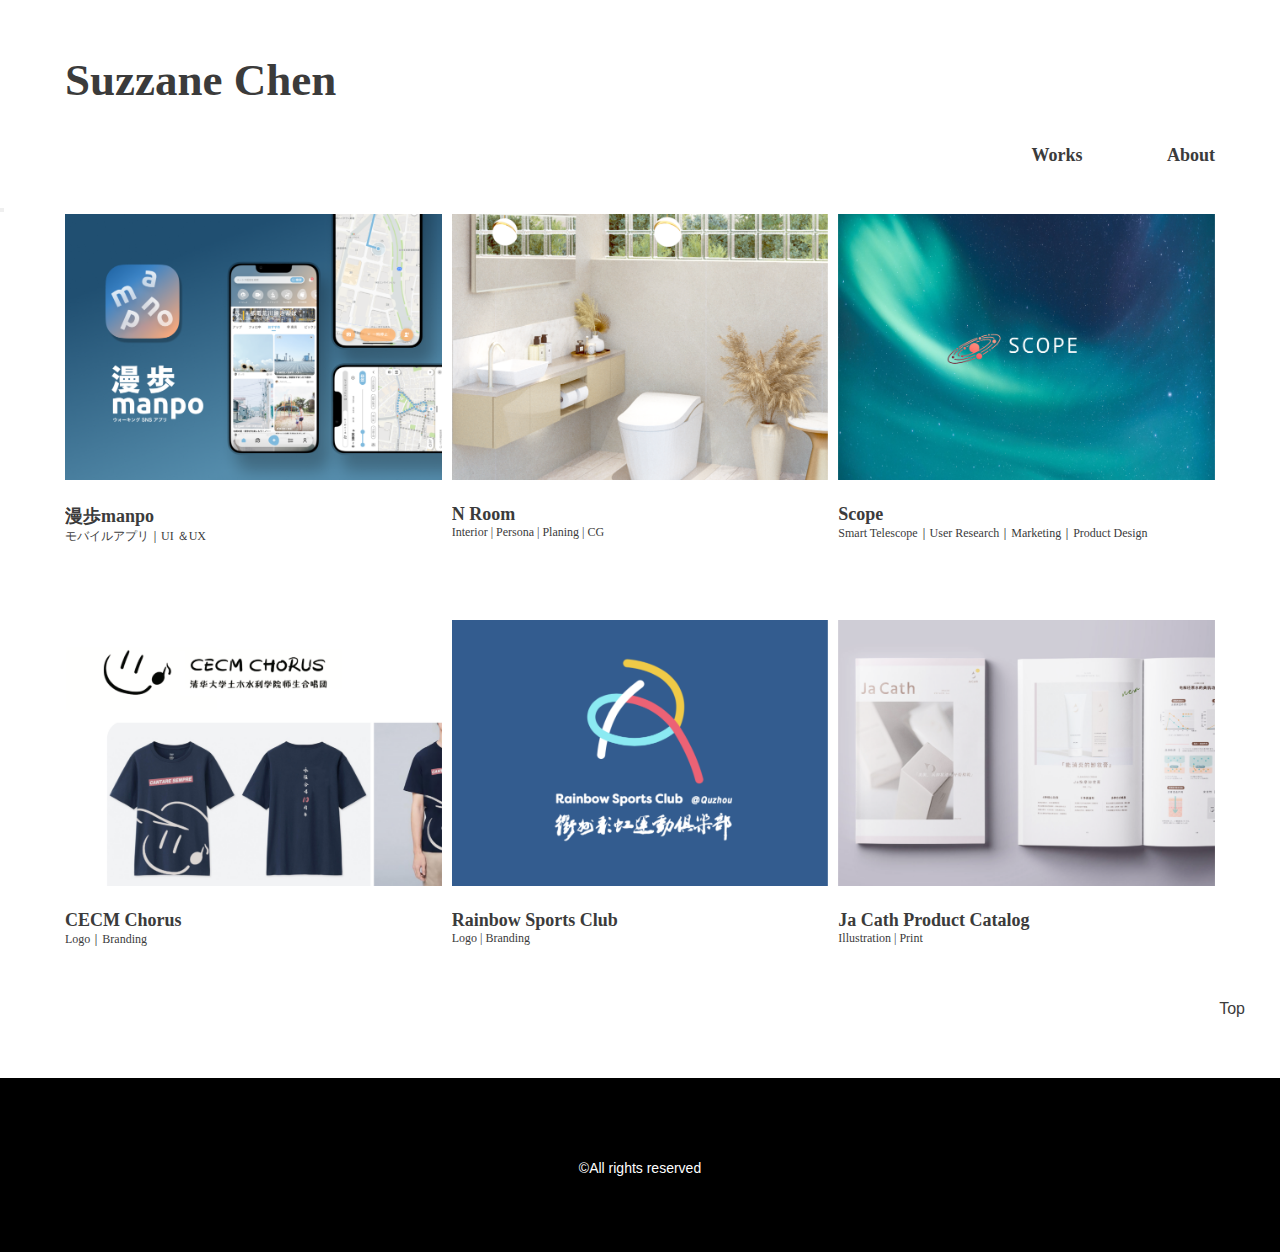
<file: index.html>
<!DOCTYPE html>
<html lang="en">

<head>
    <meta charset="UTF-8">
    <meta http-equiv="X-UA-Compatible" content="IE=edge">
    <meta name="viewport" content="width=device-width, initial-scale=1.0">
    <link href="style.css" rel="stylesheet" />
    <title>Suzzane Chen UI/UX Designer's personal portfolio</title>
</head>

<body>
    <header class="main-header">
        <h1> <a href="index.html" class="home" <span>Suzzane Chen</span>
            </a></h1>
        <nav class="navigation">
            <a class=navigation-1 href="index.html"><strong>Works</strong></a>
            <a class=navigation-2 href="about.html"><strong>About</strong></a>
        </nav>
    </header>

    <div class="gallery-section">

        <button class="go-to-top">
            <a href="#" class="top">Top</a>
        </button>

        <div class="inner-width">
            <div class="gallery">


                <div class="work">
                    <a href="1. manpo.html" class="image">
                        <img src="img/1-1.png" alt="ios app manpo">
                    </a>
                    <a href="1. manpo.html">
                        <h3>漫歩manpo</h3>
                        <h4>モバイルアプリ｜UI ＆UX</h4>
                    </a>
                </div>


                <div class="work">
                    <a href="2. N room.html" class="image">
                        <img src="img/2-1.png" alt="N Room" href="2. N room.html">
                        <h3>N Room</h3>
                        <h4>Interior | Persona | Planing | CG</h4>
                    </a>
                </div>



                <div class="work">
                    <a href="3. Scope.html" class="image">
                        <img src="img/3-1.png" alt="Scope" href="3. Scope.html">
                        <h3>Scope</h3>
                        <h4>Smart Telescope｜User Research｜Marketing｜Product Design</h4>
                    </a>
                </div>



                <div class="work">
                    <a href="4. CECM Chorus.html" class="image">
                        <img src="img/4-1.png" alt="CECM Chorus" href="4. CECM Chorus.html">
                        <h3>CECM Chorus</h3>
                        <h4>Logo｜Branding</h4>
                    </a>
                </div>



                <div class="work"> <a href="5. Rainbow Sportss Club.html" class="image">
                        <img src="img/5-1.png" alt="Rainbow Sports Club" href="5. Rainbow Sportss Club.html">
                        <h3>Rainbow Sports Club</h3>
                        <h4>Logo | Branding</h4>
                    </a>
                </div>



                <div class="work">
                    <a href="6. Ja Cath.html" class="image">
                        <img src="img/6-1.png" alt="Ja Cath Product Catalog" href="6. Ja Cath.html">
                        <h3>Ja Cath Product Catalog</h3>
                        <h4>Illustration | Print</h4>
                    </a>
                </div>
            </div>


        </div>
    </div>

    </div>



</body>

<footer>
    <p class="copyright">&copy;All rights reserved</p>
</footer>

</html>
</file>
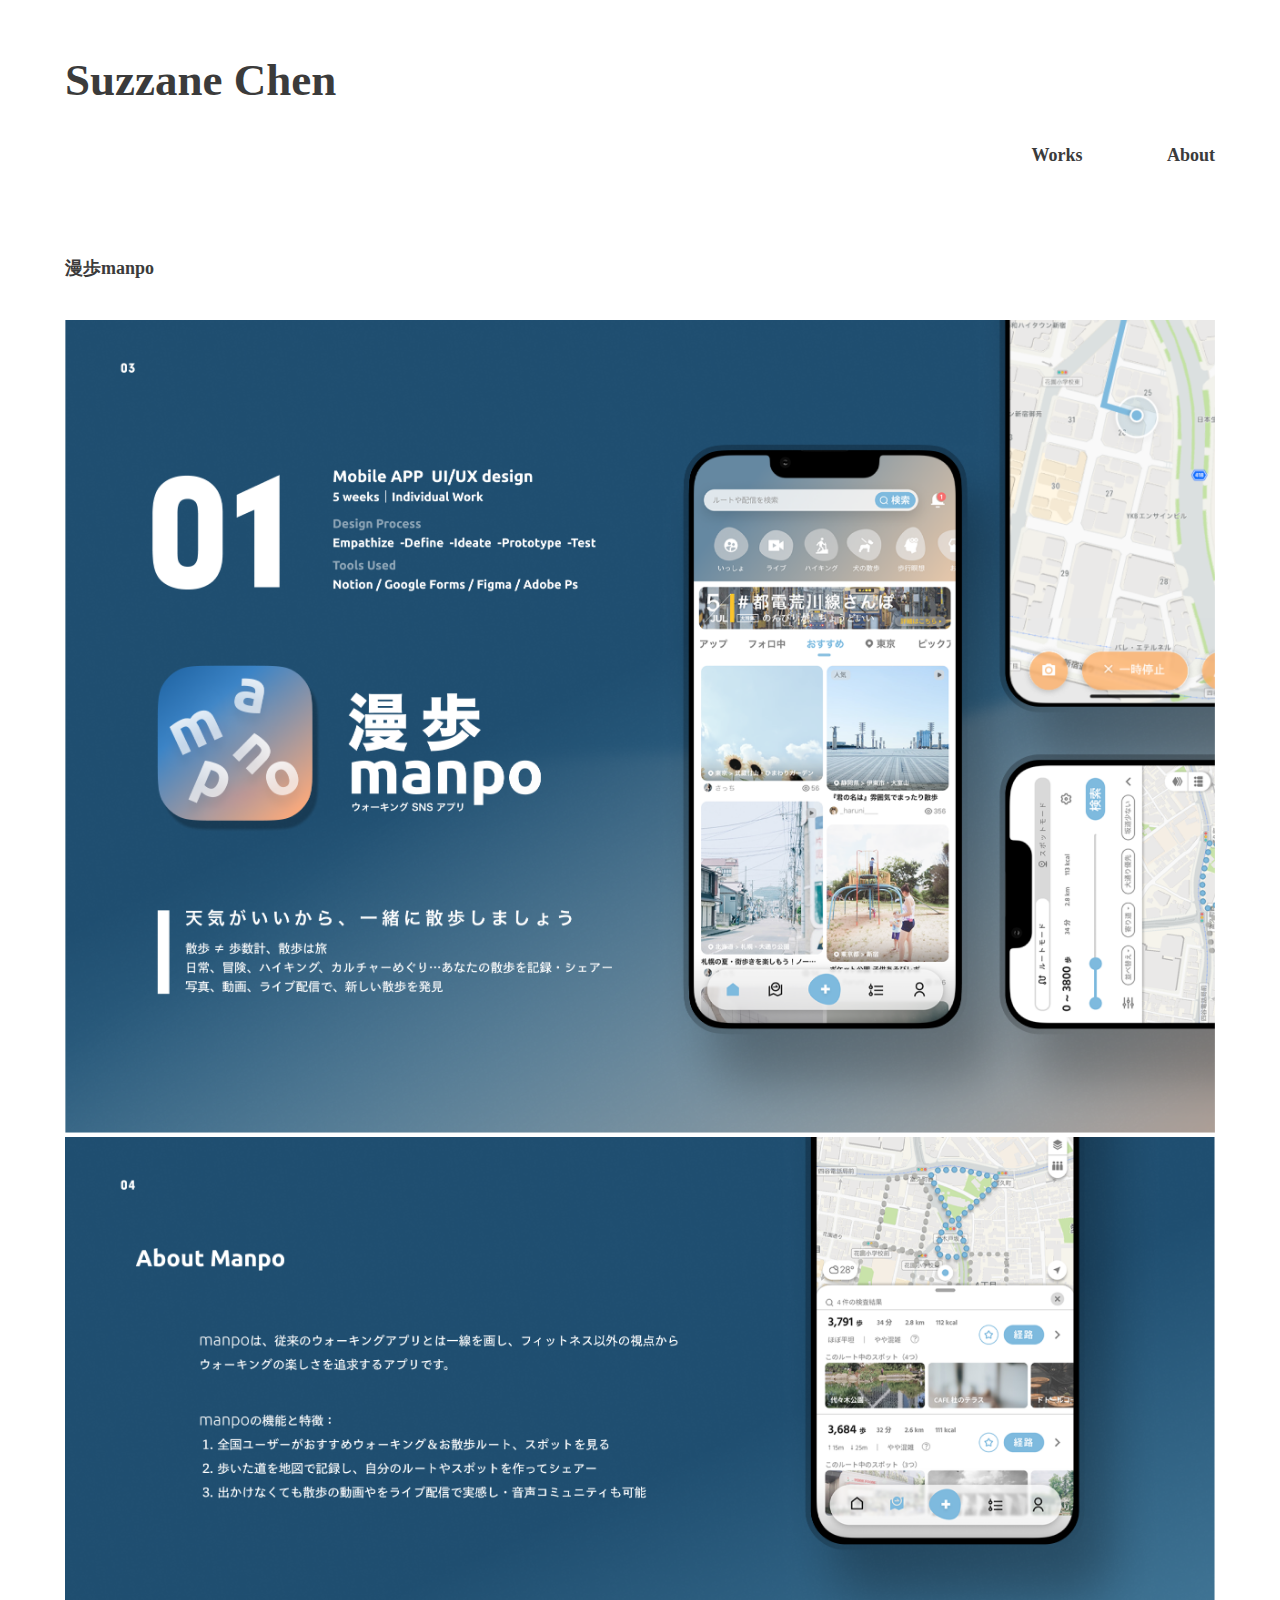
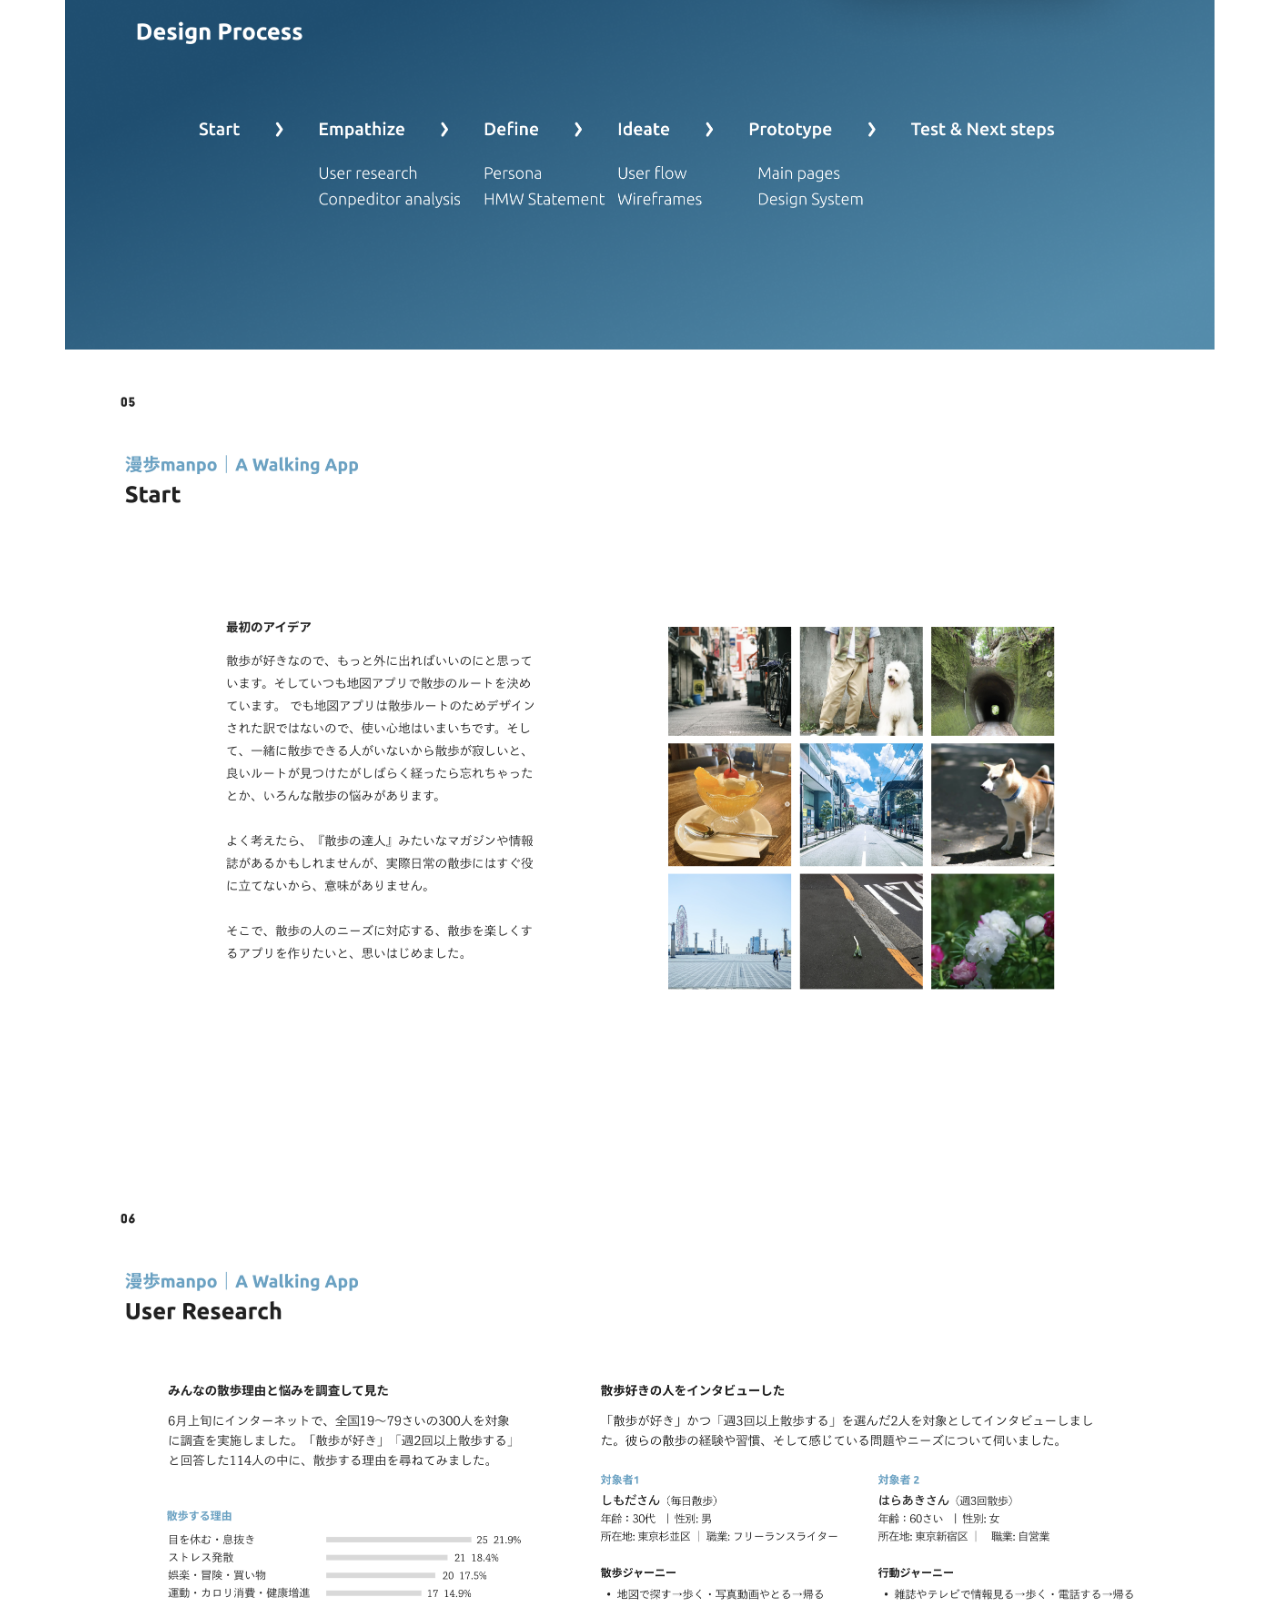
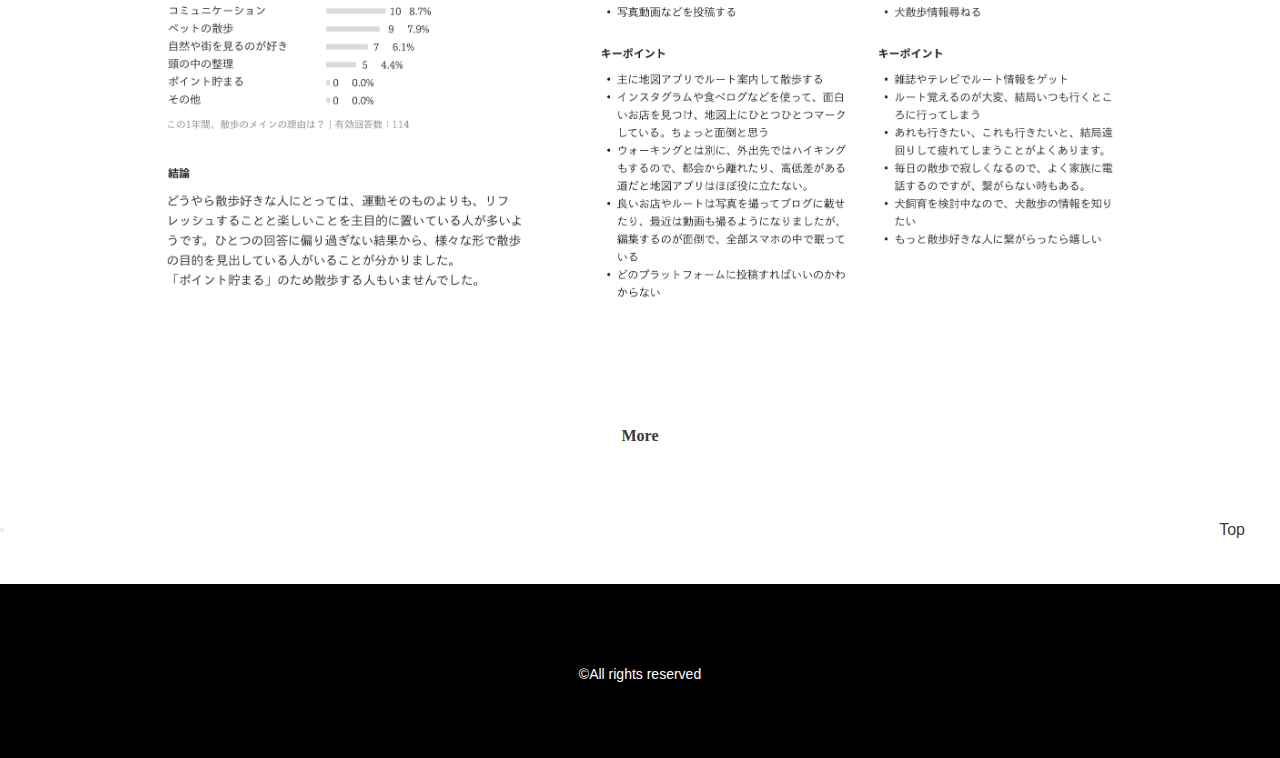
<file: 1. manpo.html>
<!DOCTYPE html>
<html lang="en">

<head>
    <meta charset="UTF-8">
    <meta http-equiv="X-UA-Compatible" content="IE=edge">
    <meta name="viewport" content="width=device-width, initial-scale=1.0">
    <link href="style.css" rel="stylesheet" />

    <title>Suzzane Chen UI/UX Designer's personal portfolio</title>
</head>

<body>
    <header class="main-header">
        <h1> <a href="index.html" class="home" <span>Suzzane Chen</span>
            </a></h1>
        <nav class="navigation">
            <a class=navigation-1 href="index.html"><strong>Works</strong></a>
            <a class=navigation-2 href="about.html"><strong>About</strong></a>
        </nav>
    </header>

    <div class="gallery-section">


        <div class="inner-width">
            <div class="text">漫歩manpo</div>
            <img src="img/1-manpo/1-1.png" alt="head-page" width="100%">
            <img src="img/1-manpo/1-2.png" alt="introduce" width="100%">
            <img src="img/1-manpo/1-3.png" alt="very-first-idea" width="100%">
            <img src="img/1-manpo/1-3-1.png" alt="emphasize" width="100%">
            <div class="issuu-link">
                <a href="https://issuu.com/suzzane2020/docs/_-uiux-_-2022-small" target="_blank">More</a>
            </div>
        </div>

        <button class="go-to-top">
            <a href="#" class="top">Top</a>
        </button>

    </div>





</body>

<footer>
    <p class="copyright">&copy;All rights reserved</p>
</footer>

</html>
</file>
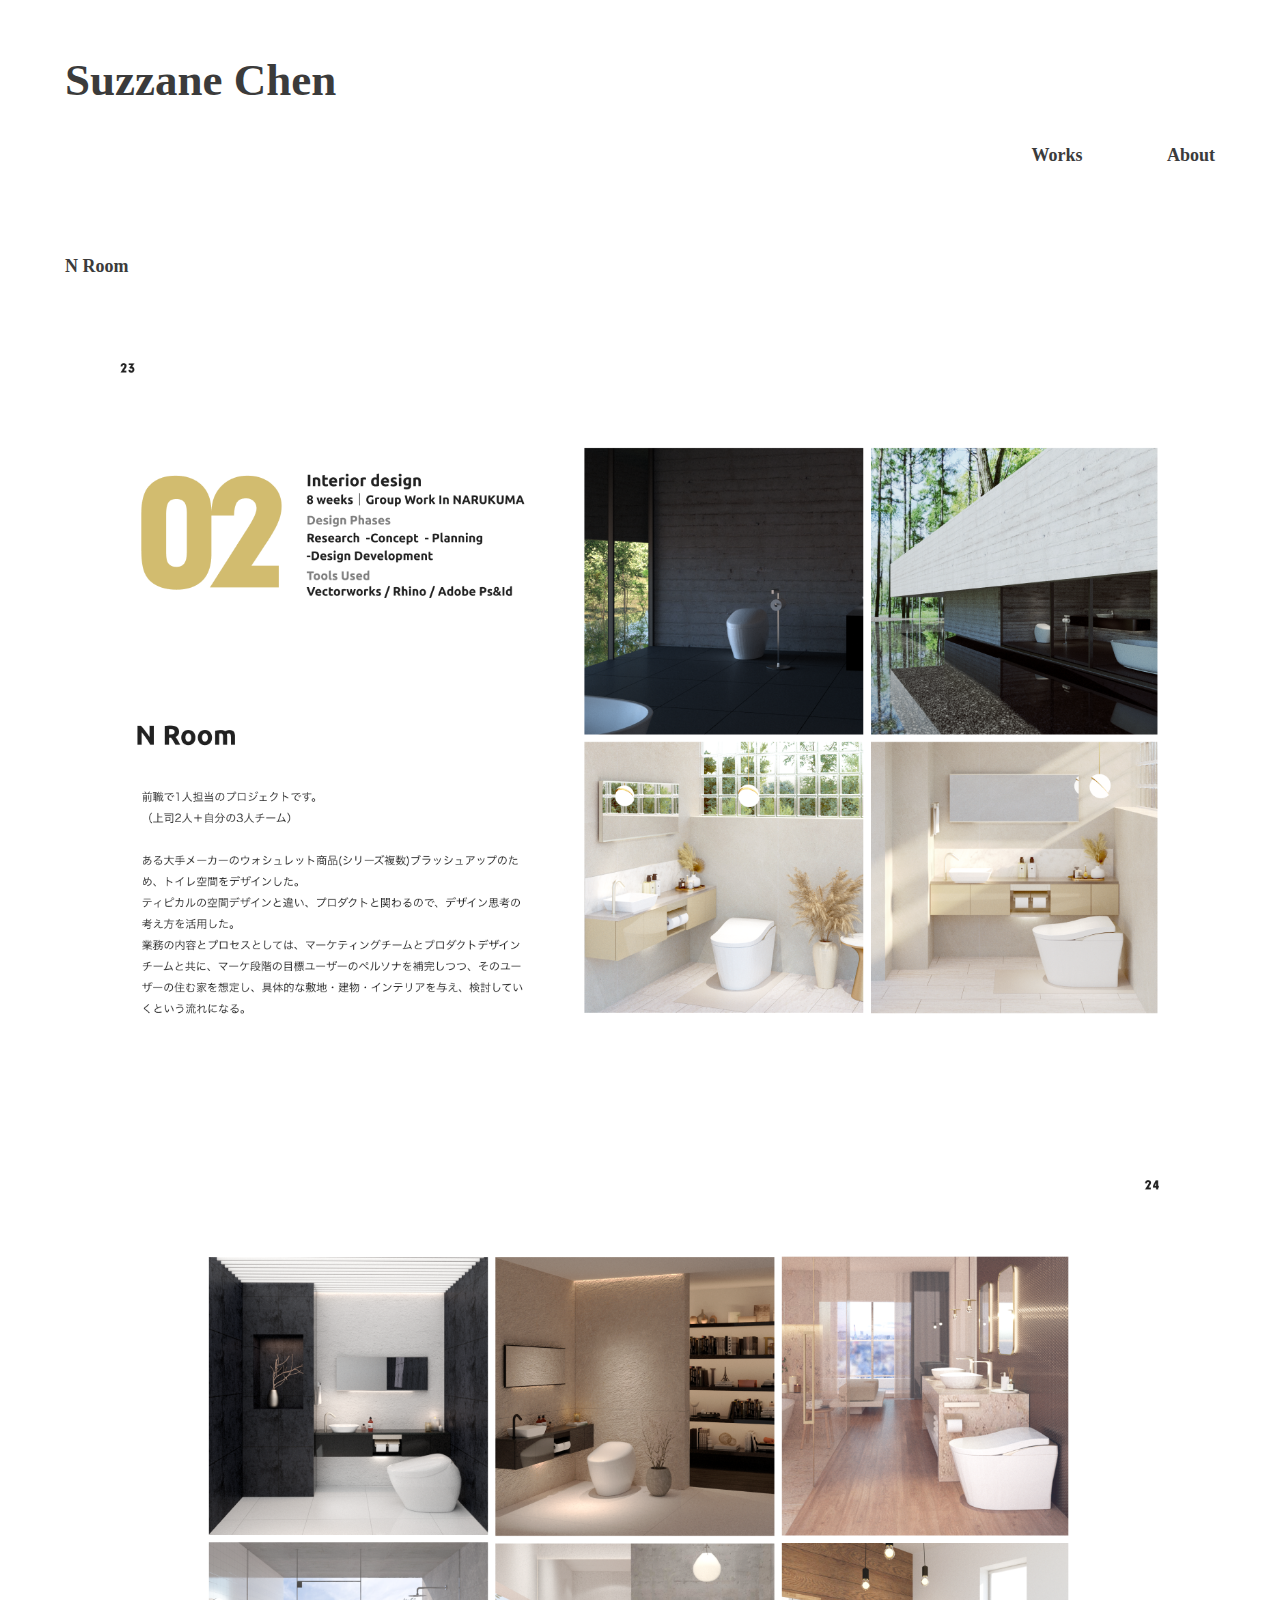
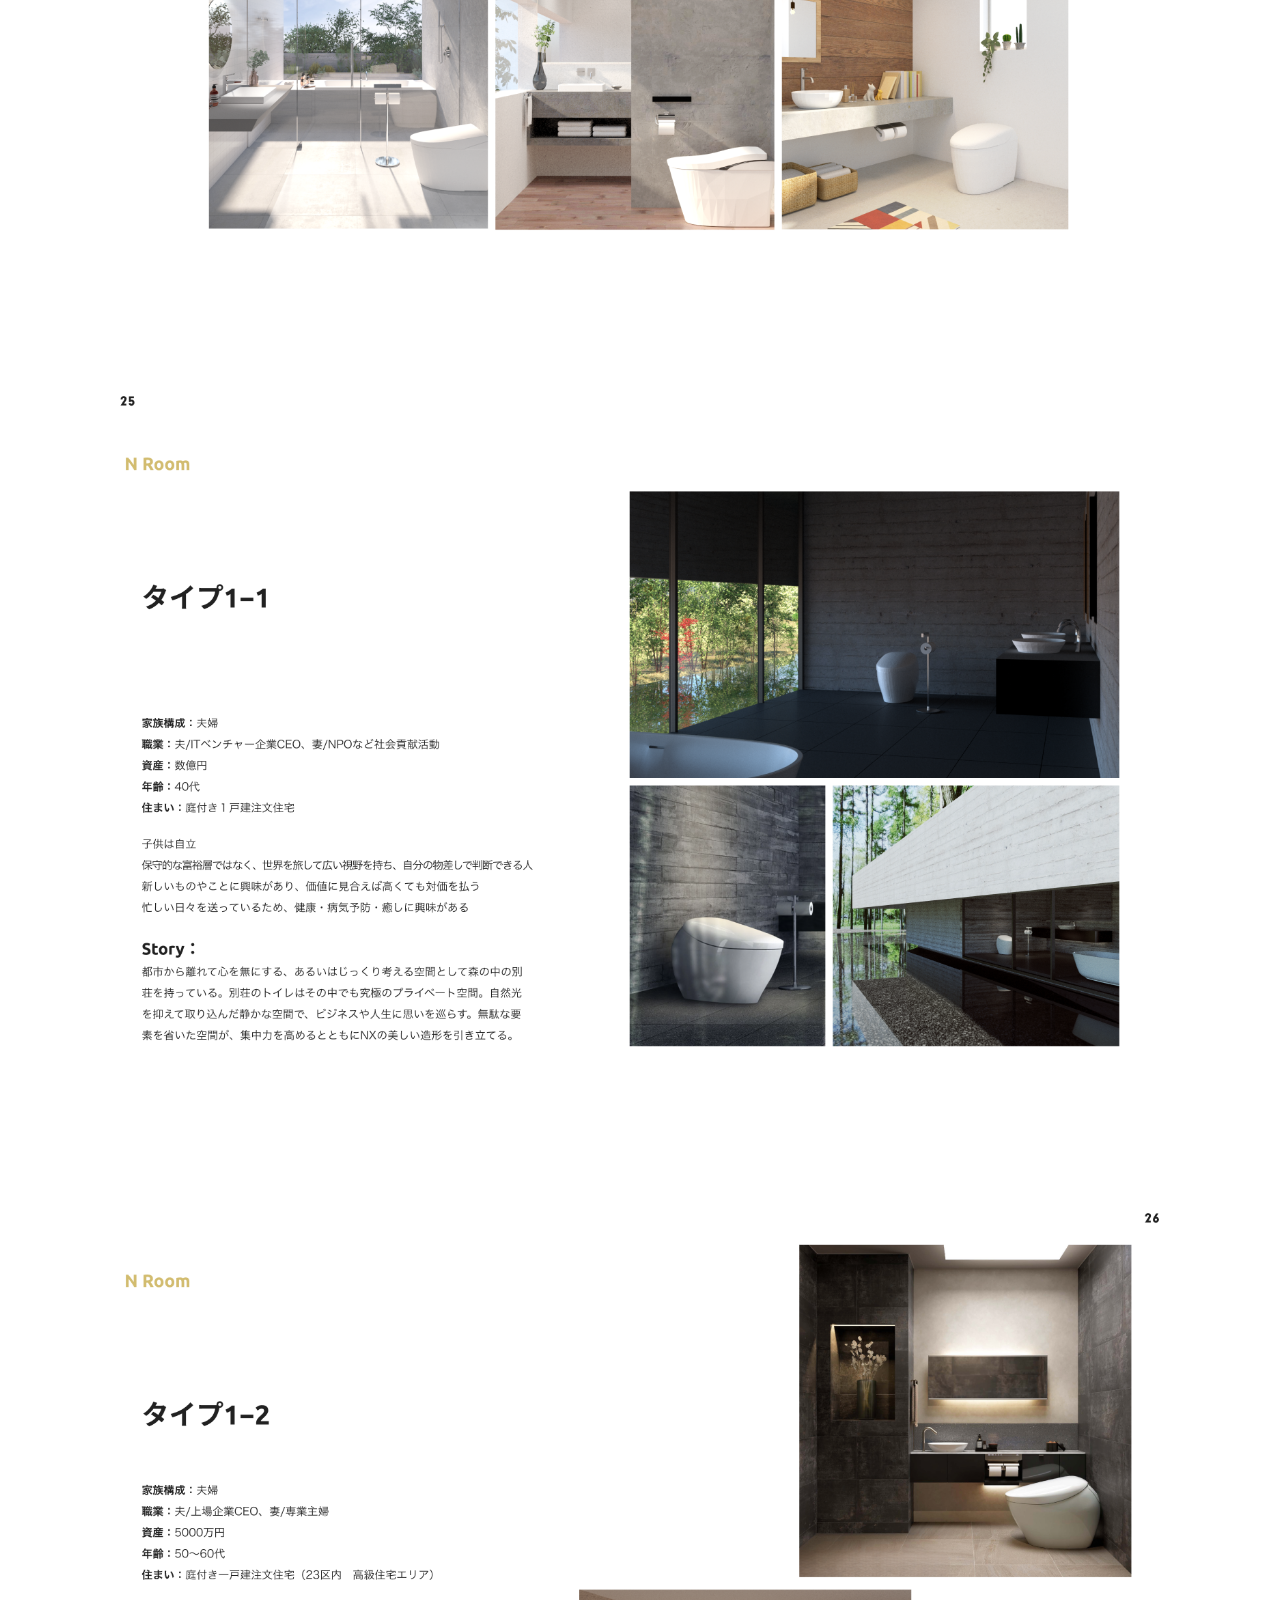
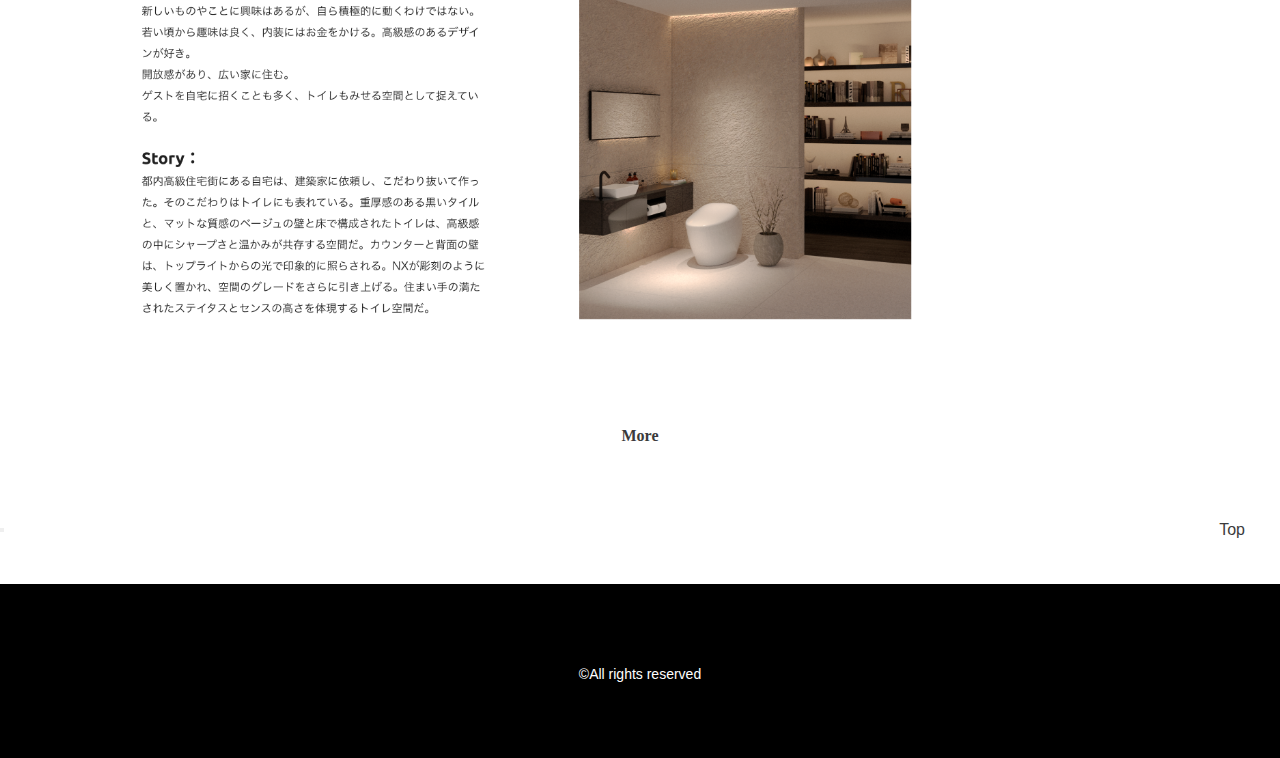
<file: 2. N room.html>
<!DOCTYPE html>
<html lang="en">

<head>
    <meta charset="UTF-8">
    <meta http-equiv="X-UA-Compatible" content="IE=edge">
    <meta name="viewport" content="width=device-width, initial-scale=1.0">
    <link href="style.css" rel="stylesheet" />

    <title>Suzzane Chen UI/UX Designer's personal portfolio</title>
</head>

<body>
    <header class="main-header">
        <h1> <a href="index.html" class="home" <span>Suzzane Chen</span>
            </a></h1>
        <nav class="navigation">
            <a class=navigation-1 href="index.html"><strong>Works</strong></a>
            <a class=navigation-2 href="about.html"><strong>About</strong></a>
        </nav>
    </header>

    <div class="gallery-section">


        <div class="inner-width">
            <div class="text">N Room</div>
            <img src="img/2-n-room/2-1.png" alt="head-page" width="100%">
            <img src="img/2-n-room/2-2.png" alt="introduce" width="100%">
            <img src="img/2-n-room/2-3.png" alt="very-first-idea" width="100%">
            <img src="img/2-n-room/2-4.png" alt="emphasize" width="100%">
            <div class="issuu-link">
                <a href="https://issuu.com/suzzane2020/docs/_-uiux-_-2022-small" target="_blank">More</a>
            </div>
        </div>

        <button class="go-to-top">
            <a href="#" class="top">Top</a>
        </button>

    </div>
</body>

<footer>
    <p class="copyright">&copy;All rights reserved</p>
</footer>

</html>
</file>
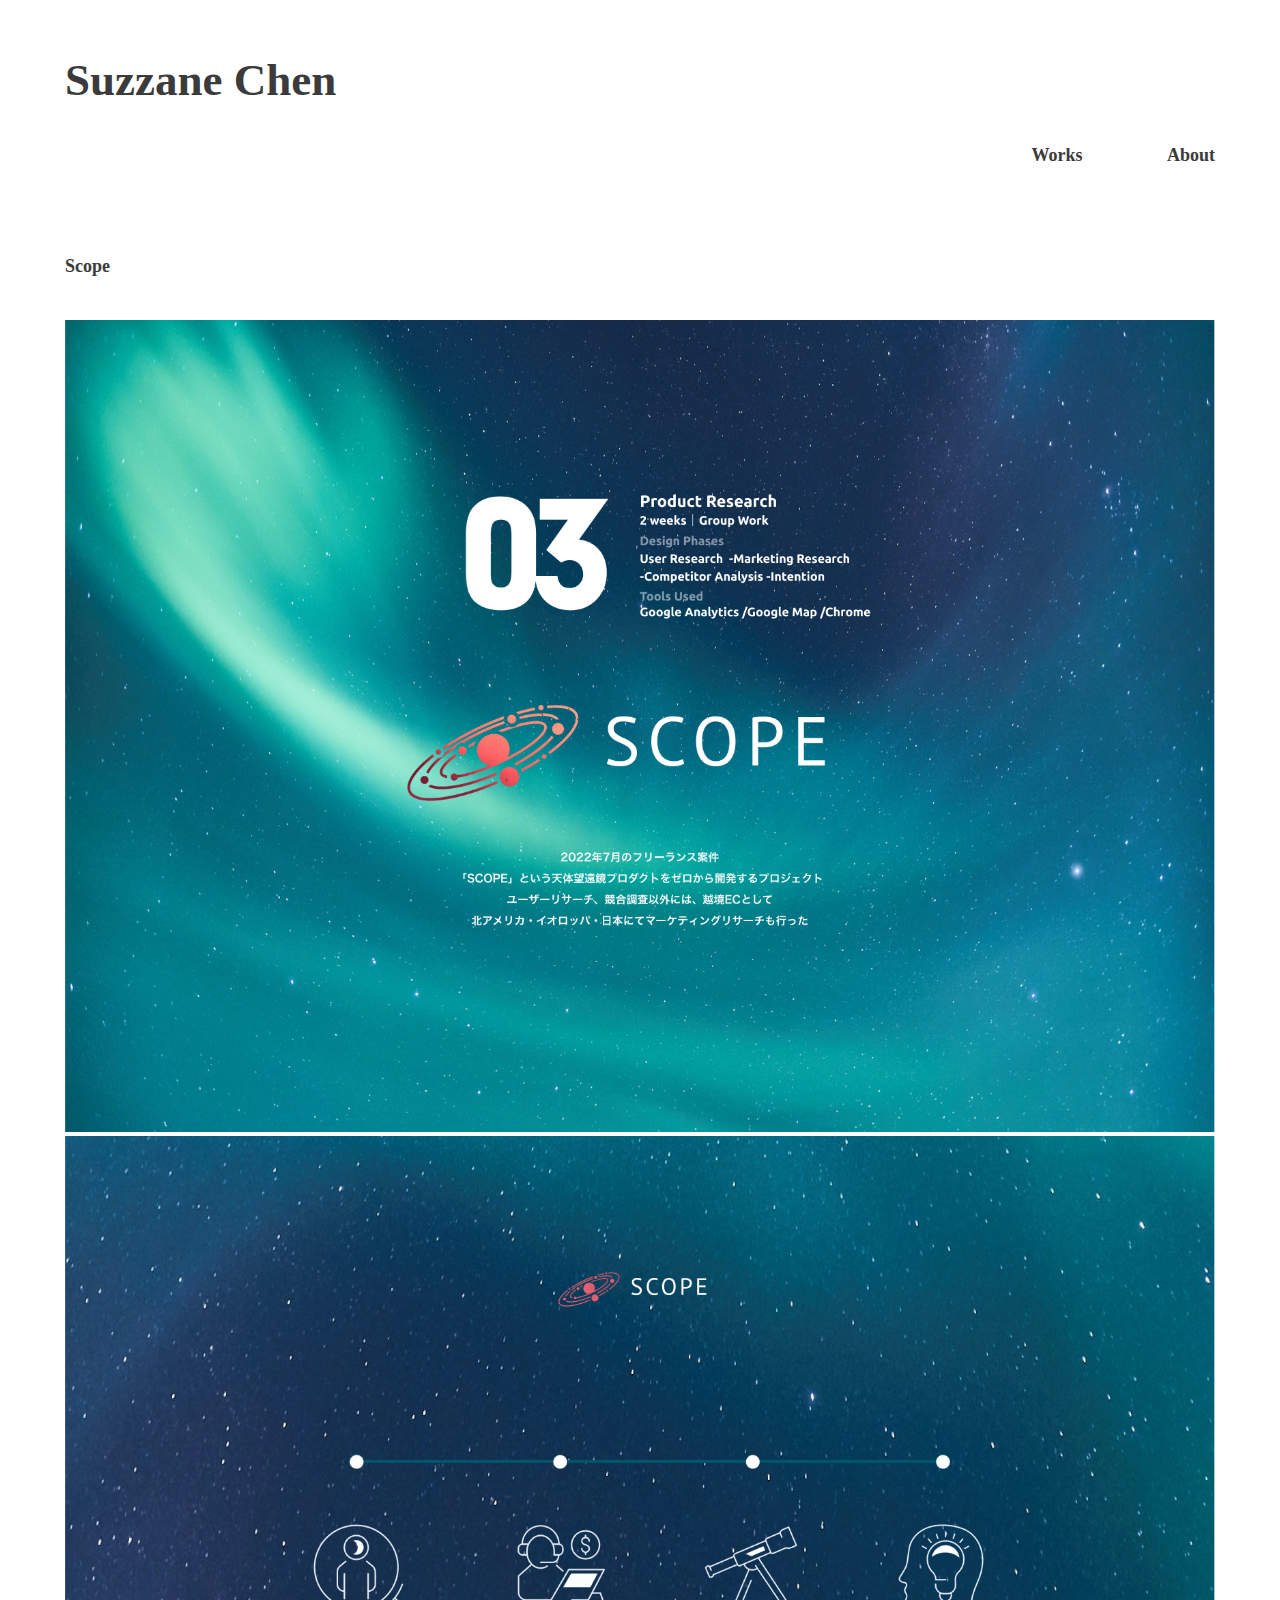
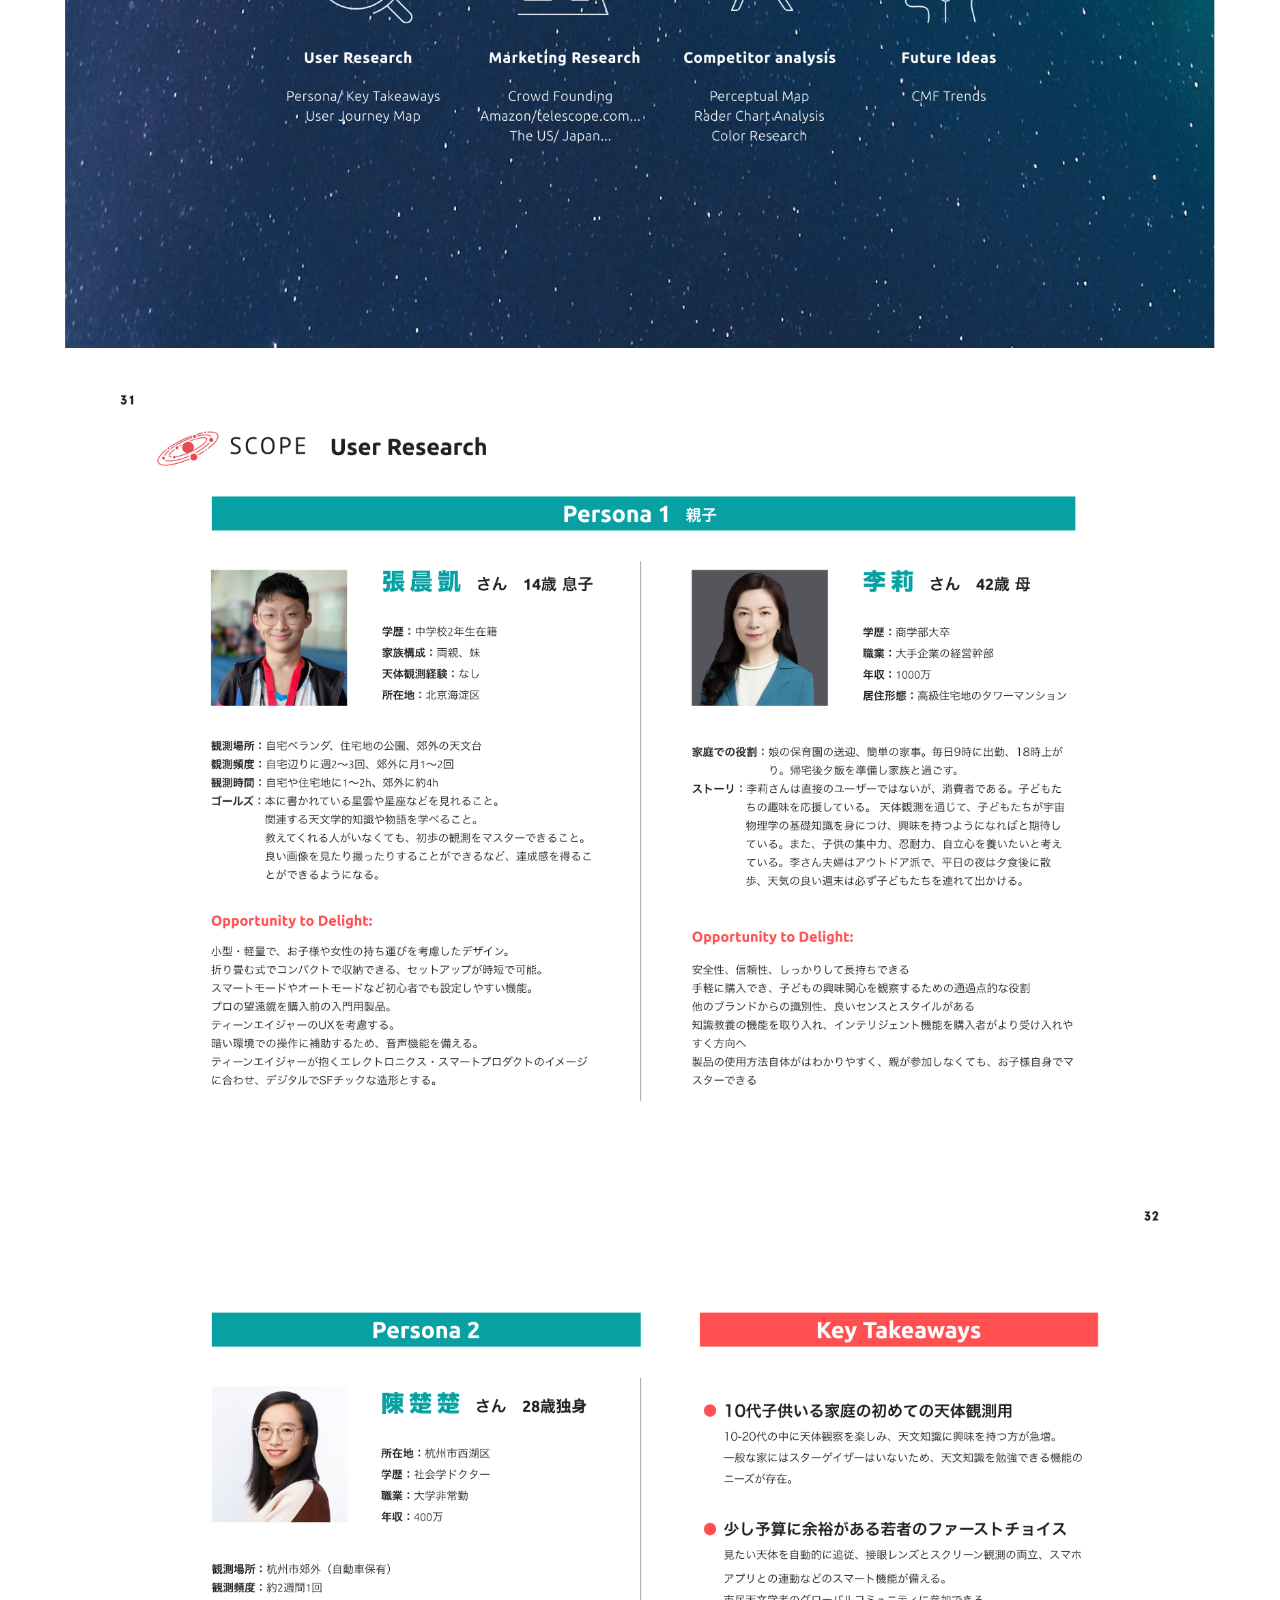
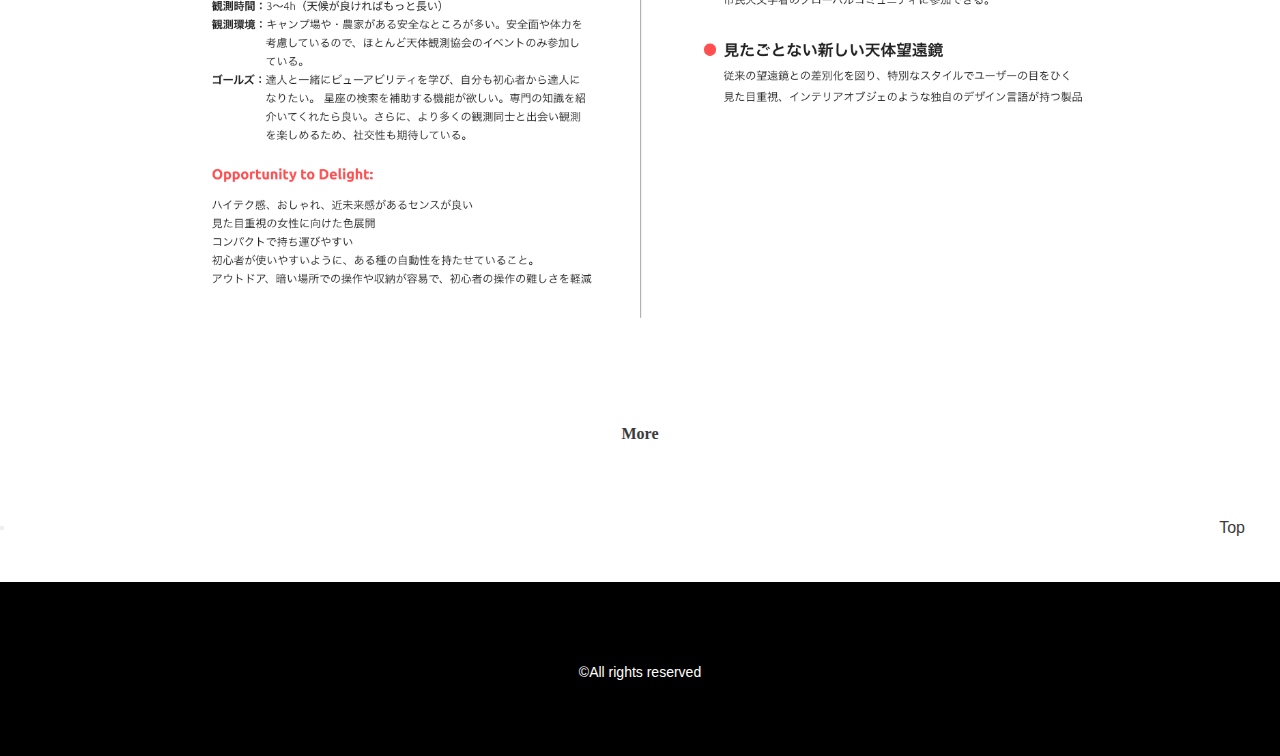
<file: 3. Scope.html>
<!DOCTYPE html>
<html lang="en">

<head>
    <meta charset="UTF-8">
    <meta http-equiv="X-UA-Compatible" content="IE=edge">
    <meta name="viewport" content="width=device-width, initial-scale=1.0">
    <link href="style.css" rel="stylesheet" />

    <title>Suzzane Chen UI/UX Designer's personal portfolio</title>
</head>

<!-- Google tag (gtag.js) -->
<script async src="https://www.googletagmanager.com/gtag/js?id=G-G520K3S2JY"></script>
<script>
  window.dataLayer = window.dataLayer || [];
  function gtag(){dataLayer.push(arguments);}
  gtag('js', new Date());

  gtag('config', 'G-G520K3S2JY');
</script>

<body>
    <header class="main-header">
        <h1> <a href="index.html" class="home" <span>Suzzane Chen</span>
            </a></h1>
        <nav class="navigation">
            <a class=navigation-1 href="index.html"><strong>Works</strong></a>
            <a class=navigation-2 href="about.html"><strong>About</strong></a>
        </nav>
    </header>

    <div class="gallery-section">


        <div class="inner-width">
            <div class="text">Scope</div>
            <img src="img/3-scope/3-1.png" alt="head-page" width="100%">
            <img src="img/3-scope/3-2.png" alt="introduce" width="100%">
            <img src="img/3-scope/3-3.png" alt="very-first-idea" width="100%">
            <img src="img/3-scope/3-4.png" alt="emphasize" width="100%">
            <div class="issuu-link">
                <a href="https://issuu.com/suzzane2020/docs/_-uiux-_-2022-small" target="_blank">More</a>
            </div>
        </div>

        <button class="go-to-top">
            <a href="#" class="top">Top</a>
        </button>

    </div>
</body>

<footer>
    <p class="copyright">&copy;All rights reserved</p>
</footer>

</html>
</file>
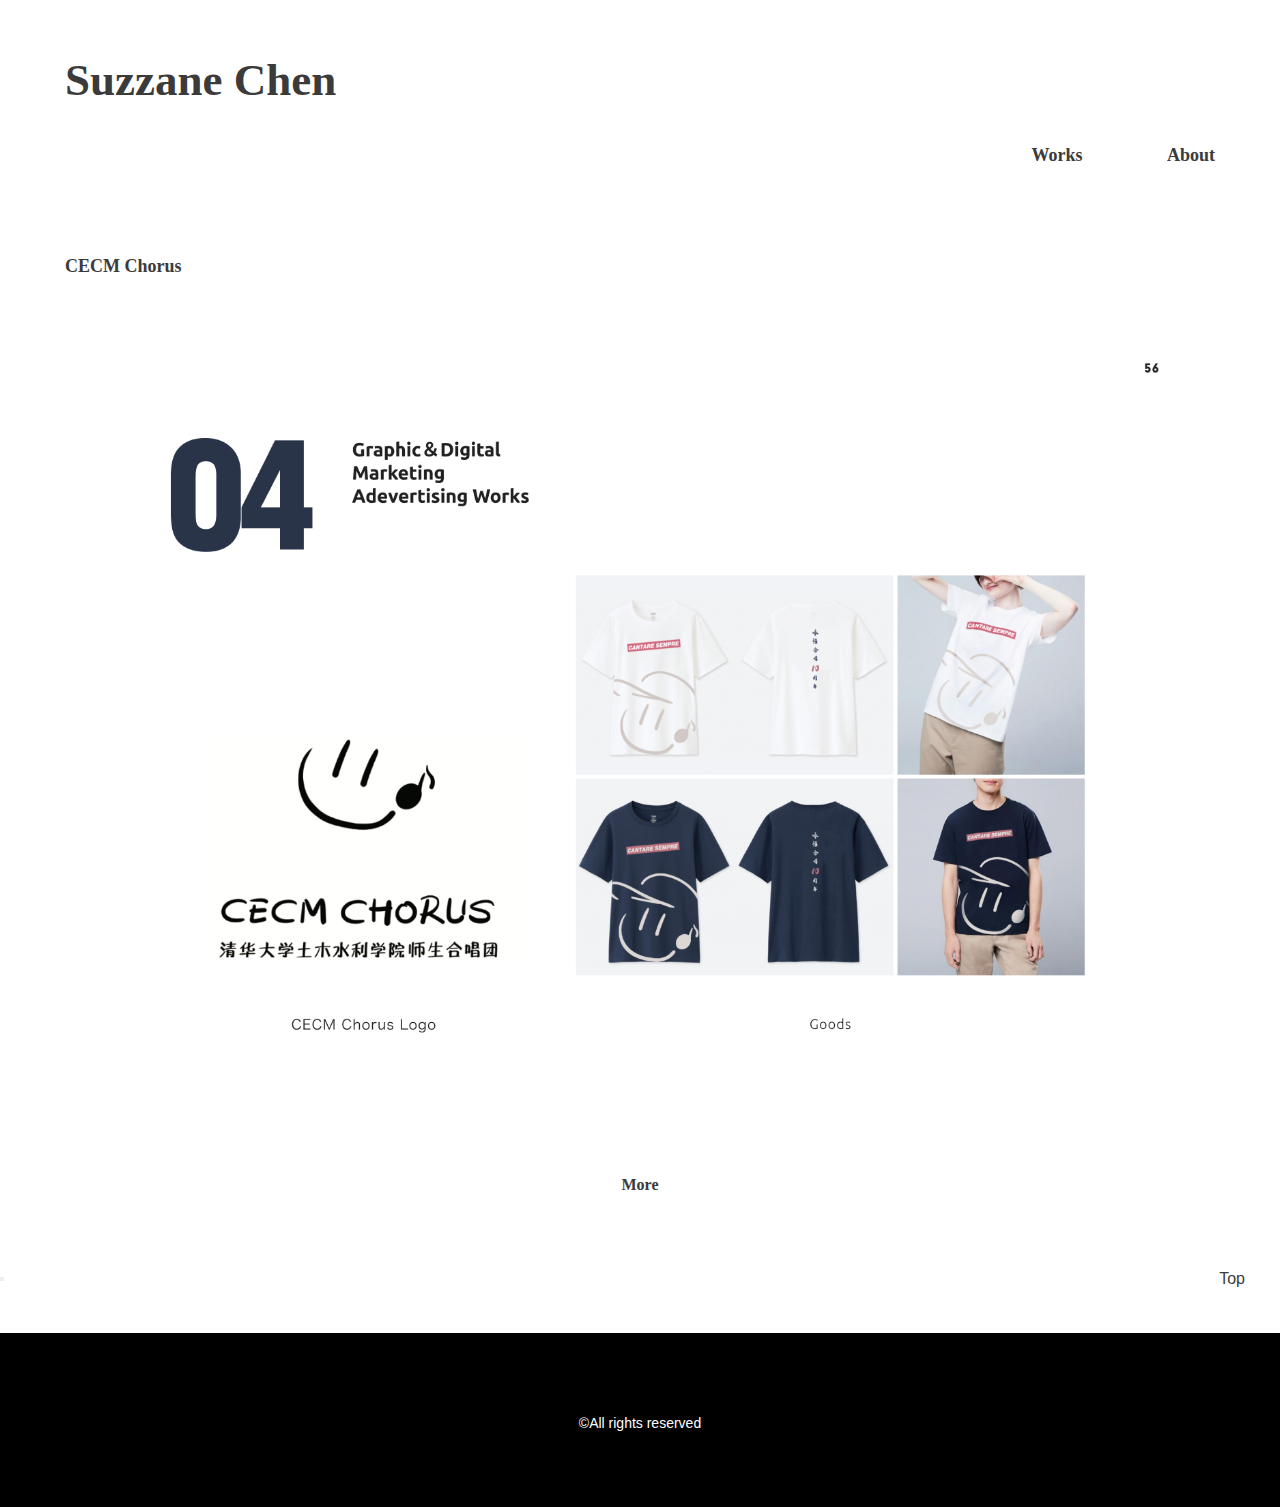
<file: 4. CECM Chorus.html>
<!DOCTYPE html>
<html lang="en">

<head>
    <meta charset="UTF-8">
    <meta http-equiv="X-UA-Compatible" content="IE=edge">
    <meta name="viewport" content="width=device-width, initial-scale=1.0">
    <link href="style.css" rel="stylesheet" />

    <title>Suzzane Chen UI/UX Designer's personal portfolio</title>
</head>

<body>
    <header class="main-header">
        <h1> <a href="index.html" class="home" <span>Suzzane Chen</span>
            </a></h1>
        <nav class="navigation">
            <a class=navigation-1 href="index.html"><strong>Works</strong></a>
            <a class=navigation-2 href="about.html"><strong>About</strong></a>
        </nav>
    </header>

    <div class="gallery-section">


        <div class="inner-width">
            <div class="text">CECM Chorus</div>
            <img src="img/4-others/4-1.png" alt="head-page" width="100%">
            <!-- <img src="img/3-scope/3-2.png" alt="introduce" width="100%">
            <img src="img/3-scope/3-3.png" alt="very-first-idea" width="100%">
            <img src="img/3-scope/3-4.png" alt="emphasize" width="100%"> -->
            <div class="issuu-link">
                <a href="https://issuu.com/suzzane2020/docs/_-uiux-_-2022-small" target="_blank">More</a>
            </div>
        </div>

        <button class="go-to-top">
            <a href="#" class="top">Top</a>
        </button>

    </div>
</body>

<footer>
    <p class="copyright">&copy;All rights reserved</p>
</footer>

</html>
</file>
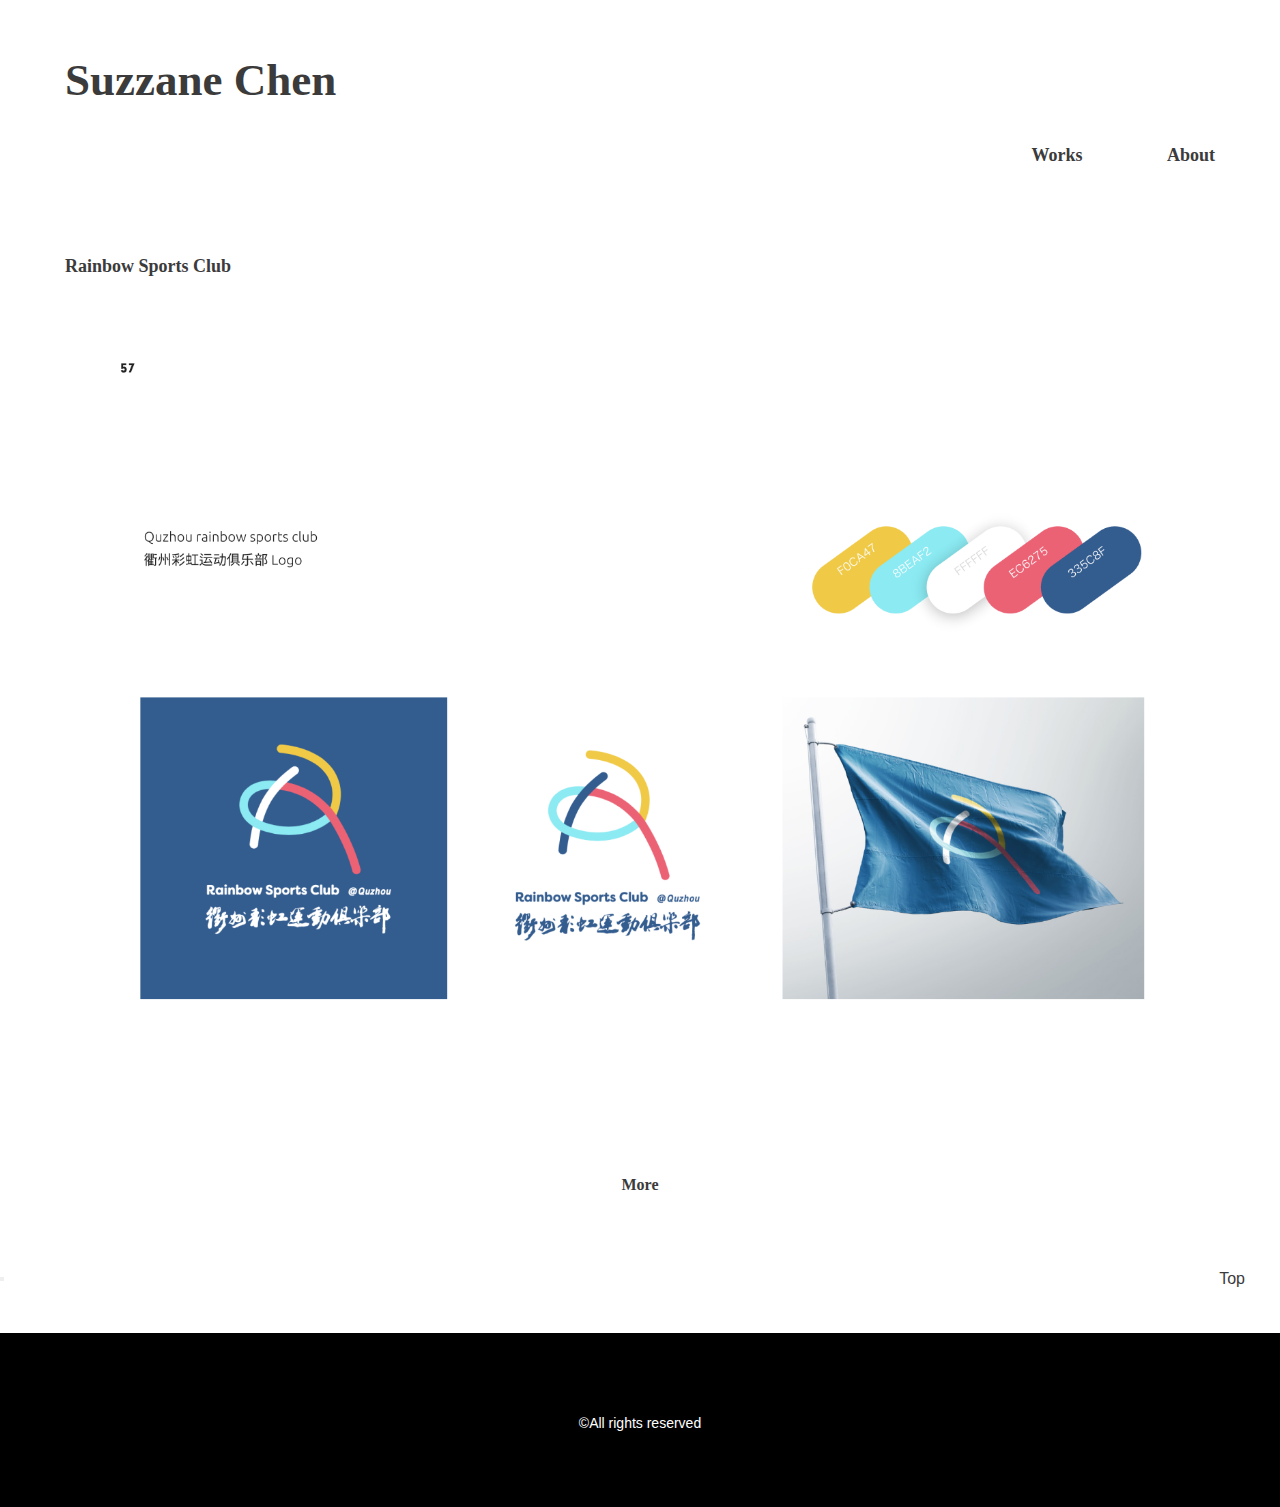
<file: 5. Rainbow Sportss Club.html>
<!DOCTYPE html>
<html lang="en">

<head>
    <meta charset="UTF-8">
    <meta http-equiv="X-UA-Compatible" content="IE=edge">
    <meta name="viewport" content="width=device-width, initial-scale=1.0">
    <link href="style.css" rel="stylesheet" />

    <title>Suzzane Chen UI/UX Designer's personal portfolio</title>
</head>

<body>
    <header class="main-header">
        <h1> <a href="index.html" class="home" <span>Suzzane Chen</span>
            </a></h1>
        <nav class="navigation">
            <a class=navigation-1 href="index.html"><strong>Works</strong></a>
            <a class=navigation-2 href="about.html"><strong>About</strong></a>
        </nav>
    </header>

    <div class="gallery-section">


        <div class="inner-width">
            <div class="text">Rainbow Sports Club</div>
            <img src="img/4-others/4-2.png" alt="head-page" width="100%">
            <!-- <img src="img/3-scope/3-2.png" alt="introduce" width="100%">
            <img src="img/3-scope/3-3.png" alt="very-first-idea" width="100%">
            <img src="img/3-scope/3-4.png" alt="emphasize" width="100%"> -->
            <div class="issuu-link">
                <a href="https://issuu.com/suzzane2020/docs/_-uiux-_-2022-small" target="_blank">More</a>
            </div>
        </div>

        <button class="go-to-top">
            <a href="#" class="top">Top</a>
        </button>

    </div>
</body>

<footer>
    <p class="copyright">&copy;All rights reserved</p>
</footer>

</html>
</file>
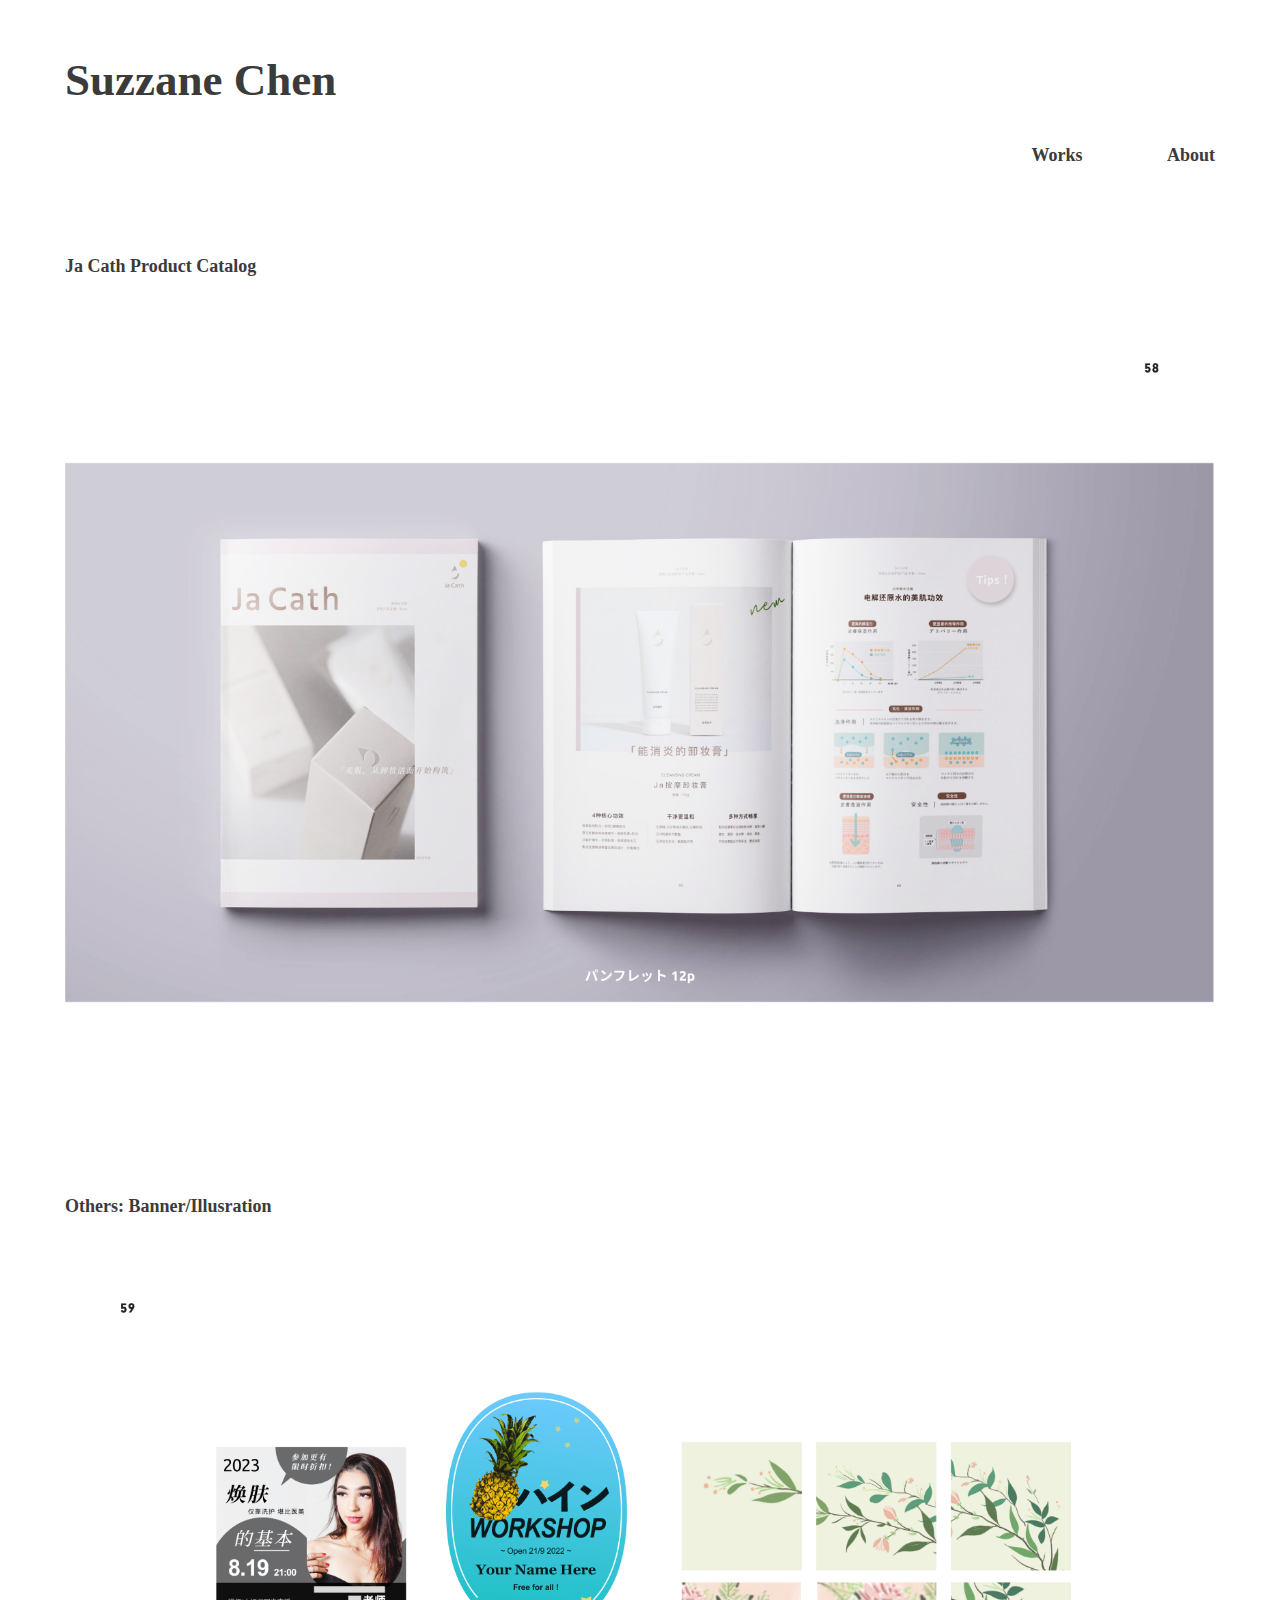
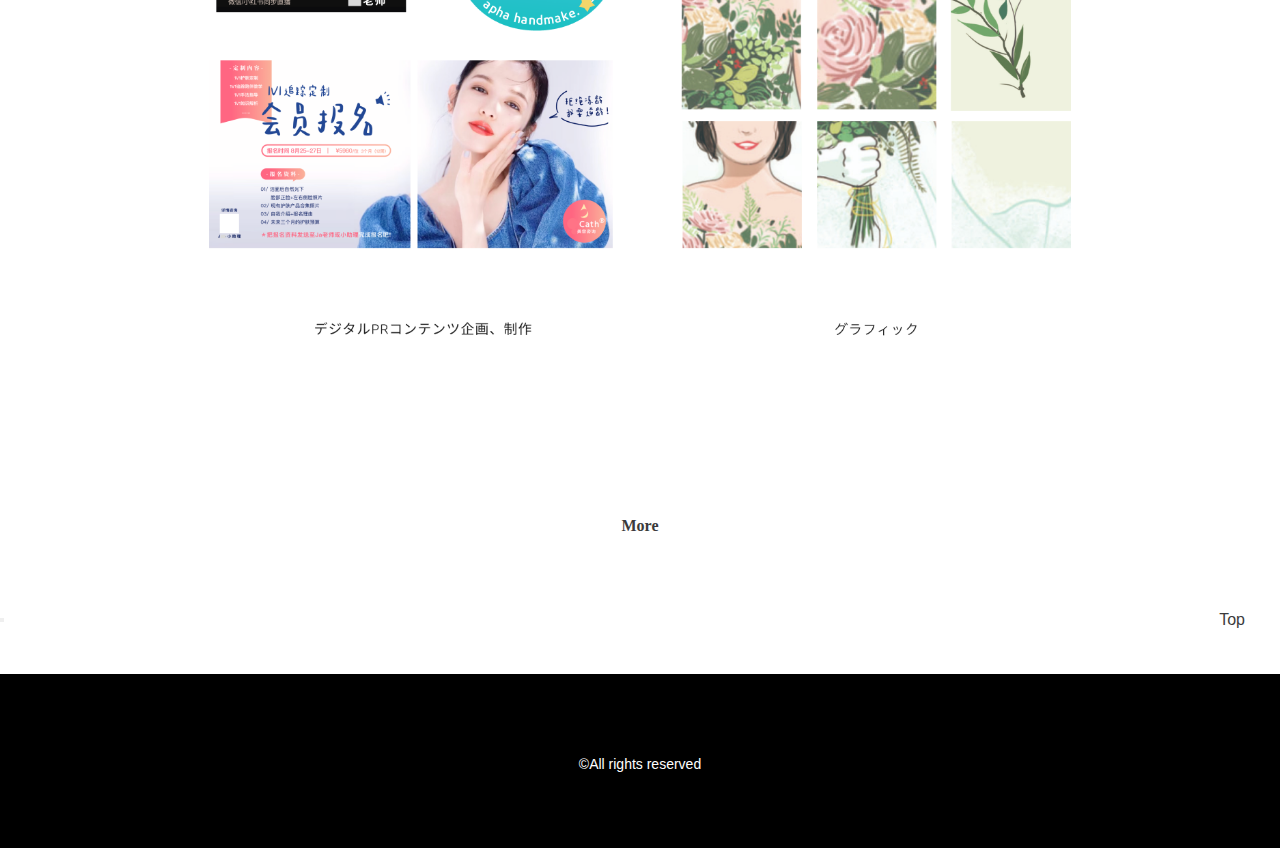
<file: 6. Ja Cath.html>
<!DOCTYPE html>
<html lang="en">

<head>
    <meta charset="UTF-8">
    <meta http-equiv="X-UA-Compatible" content="IE=edge">
    <meta name="viewport" content="width=device-width, initial-scale=1.0">
    <link href="style.css" rel="stylesheet" />

    <title>Suzzane Chen UI/UX Designer's personal portfolio</title>
</head>
<!-- Google tag (gtag.js) -->
<script async src="https://www.googletagmanager.com/gtag/js?id=G-G520K3S2JY"></script>
<script>
  window.dataLayer = window.dataLayer || [];
  function gtag(){dataLayer.push(arguments);}
  gtag('js', new Date());

  gtag('config', 'G-G520K3S2JY');
</script>
<body>
    <header class="main-header">
        <h1> <a href="index.html" class="home" <span>Suzzane Chen</span>
            </a></h1>
        <nav class="navigation">
            <a class=navigation-1 href="index.html"><strong>Works</strong></a>
            <a class=navigation-2 href="about.html"><strong>About</strong></a>
        </nav>
    </header>

    <div class="gallery-section">


        <div class="inner-width">
            <div class="text">Ja Cath Product Catalog</div>
            <img src="img/4-others/4-3.png" alt="head-page" width="100%">
            <!-- <img src="img/3-scope/3-2.png" alt="introduce" width="100%">
            <img src="img/3-scope/3-3.png" alt="very-first-idea" width="100%">
            <img src="img/3-scope/3-4.png" alt="emphasize" width="100%"> -->
            <div class="text">Others: Banner/Illusration</div>
            <img src="img/4-others/4-4.png" alt="head-page" width="100%">
            <div class="issuu-link">
                <a href="https://issuu.com/suzzane2020/docs/_-uiux-_-2022-small" target="_blank">More</a>
            </div>
        </div>

        <button class="go-to-top">
            <a href="#" class="top">Top</a>
        </button>

    </div>
</body>

<footer>
    <p class="copyright">&copy;All rights reserved</p>
</footer>

</html>
</file>
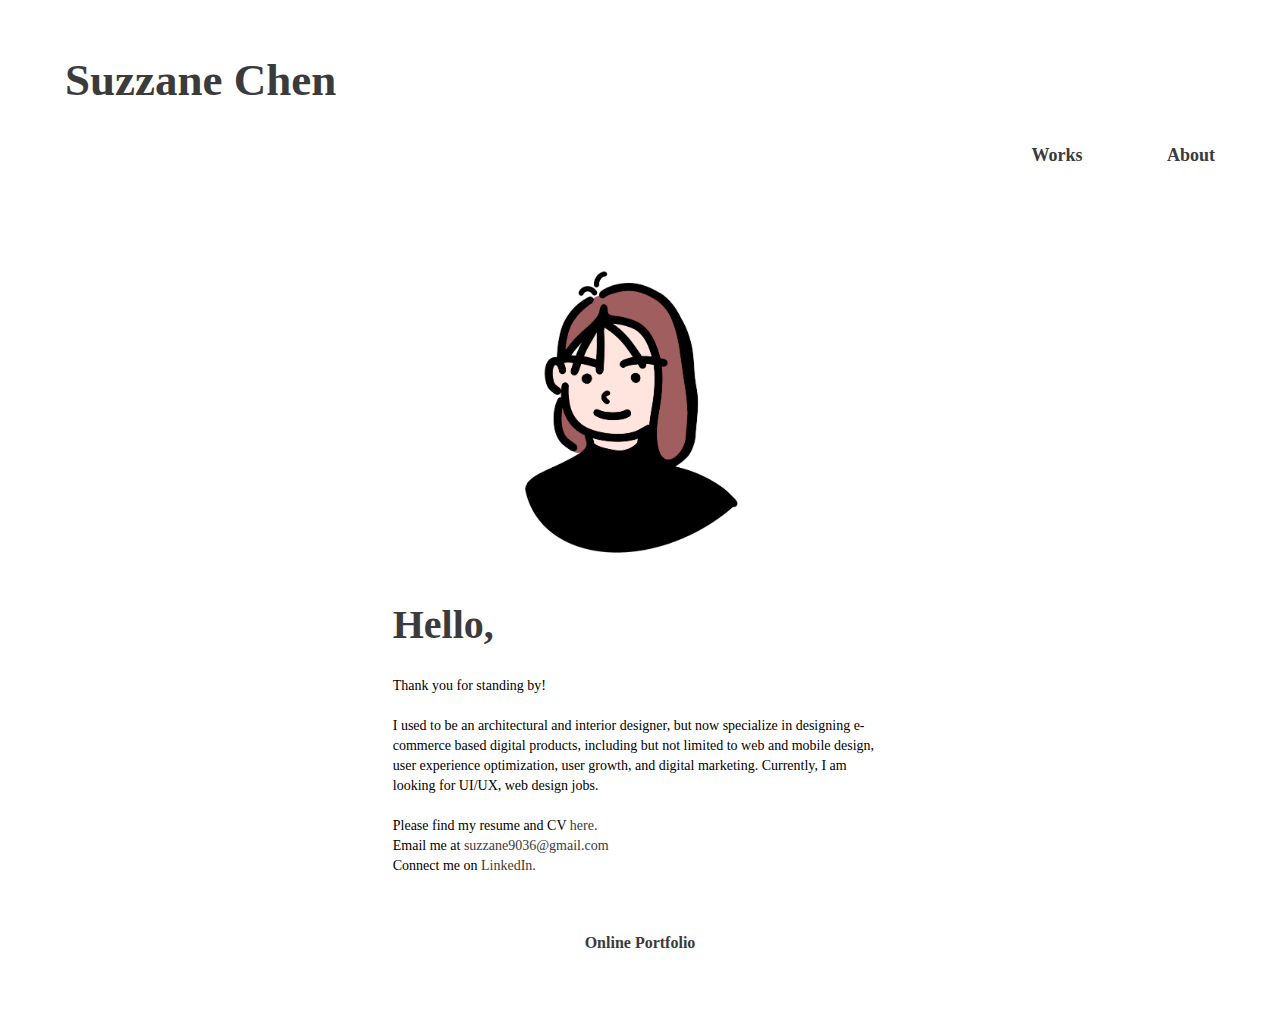
<file: about.html>
<!DOCTYPE html>
<html lang="en">

<head>
    <meta charset="UTF-8">
    <meta http-equiv="X-UA-Compatible" content="IE=edge">
    <meta name="viewport" content="width=device-width, initial-scale=1.0">
    <link href="style.css" rel="stylesheet" />
    <title>about</title>
</head>
<!-- Google tag (gtag.js) -->
<script async src="https://www.googletagmanager.com/gtag/js?id=G-G520K3S2JY"></script>
<script>
  window.dataLayer = window.dataLayer || [];
  function gtag(){dataLayer.push(arguments);}
  gtag('js', new Date());

  gtag('config', 'G-G520K3S2JY');
</script>
<body>
    <header class="main-header">
        <h1> <a href="index.html" class="home" <span>Suzzane Chen</span>
            </a></h1>
        <nav class="navigation">
            <a class=navigation-1 href="index.html"><strong>Works</strong></a>
            <a class=navigation-2 href="about.html"><strong>About</strong></a>
        </nav>
    </header>

    <div class="gallery-section">

        <div class="inner-width">
            <!-- <div class="text">漫歩manpo</div> -->
            <div class="profile-photo">
                <img src="img/22-8-3-头像.png" alt="profile-photo">
            </div>

            <div class="container">
                <artical class="introduce-text">
                    <h2>Hello,</h2>
                    <p>
                        Thank you for standing by!<br>
                    <p style="color:white">*</p>
                    <p>
                        I used to be an architectural and interior designer, but now specialize in designing e-commerce
                        based digital products, including but not limited to web and mobile design, user experience
                        optimization, user growth, and digital marketing. Currently, I am looking for UI/UX, web design
                        jobs.<br>
                    <p style="color:white">*</p>
                    <p>
                        Please find my resume and CV

                        <a class="resume" href="陳思源_履歴書_UIUX_Webデザイナー_2022.pdf" target="_blank"> here. </a>
                        <br>
                        Email me at
                        <a href="suzzane9036@gmail.com" class="email" target="_blank">suzzane9036@gmail.com</a><br>
                        Connect me on
                        <a class="linkedin" href="https://www.linkedin.com/in/suzzane2022/" target="_blank">
                            LinkedIn.</a>
                    </p>
                    <br>
                    </p>
                </artical>
            </div>

            <div class="issuu-link">
                <a href="https://issuu.com/suzzane2020/docs/_-uiux-_-2022-small" target="_blank">Online Portfolio</a>
            </div>
        </div>

        <!-- <button class="go-to-top">
            <a href="#" class="top">Top</a>
        </button> -->

    </div>

</body>

</html>
</file>
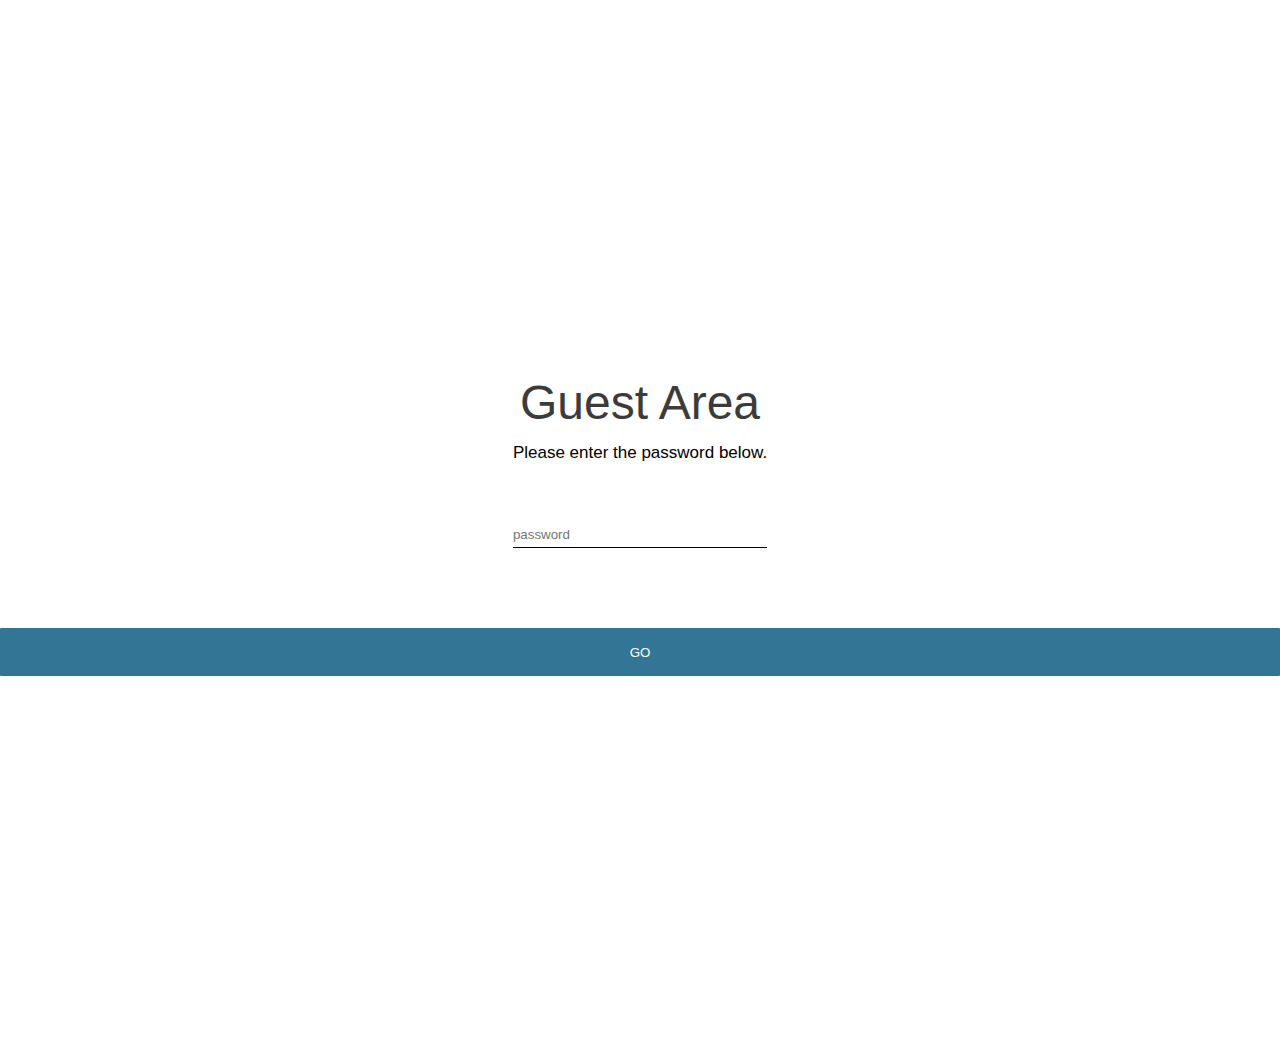
<file: password.html>
<!DOCTYPE html>
<html lang="en">

<head>
    <meta charset="UTF-8">
    <meta http-equiv="X-UA-Compatible" content="IE=edge">
    <meta name="viewport" content="width=device-width, initial-scale=1.0">
    <style>
        * {
            margin: 0;
            padding: 0;
        }

        .main {
            /* animation-duration: 1s;
            animation-timing-function: ease;
            animation-delay: 0s;
            animation-iteration-count: 1;
            animation-direction: normal;
            animation-fill-mode: none;
            animation-play-state: running;
            animation-name: FlSvMV; */
            box-sizing: content-box;
            /* position: fixed; */
            text-align: center;
            width: auto;
            margin: calc(30%) auto;
        }

        .title {
            font-family: sans-serif;
            font-size: 48px;
            color: rgb(59, 59, 59);
            line-height: .8em;
            margin-bottom: 23px;
            margin-top: 10px;
            padding-bottom: 0;
            padding-top: 0;
            text-align: center;
        }

        .message {
            font-family: helvetica;
            font-size: 17px;
            font-weight: 300;
            line-height: 16px;
            margin-top: 0;
            padding-bottom: 60px;
            text-align: center;
            width: 100%;
        }

        form {
            display: block;
        }

        .password-form {
            text-align: center;
            display: inline-block;
            max-width: 450px;
            padding: 0;
            width: auto;
        }

        .password {
            width: 100%;
            margin-bottom: 80px;
            vertical-align: baseline;
        }

        .password input {
            width: 100%;
            background-color: transparent;
            border-top: 0;
            border-left: 0;
            border-right: 0;
            border-bottom: 1px solid;
            height: 26px !important;
            writing-mode: horizontal-tb !important;
        }

        .go button {
            background-color: rgb(51, 117, 148);
            border: 0;
            border-radius: 1px;
            color: #fff;
            cursor: pointer;
            width: 100%;
            height: 48px;
            transition-duration: 0.4s;
            text-transform: uppercase;
        }

        .go button:hover {
            background-color: rgba(78, 125, 146, 0.685)
        }
    </style>


    <title>Suzzane Chen UI/UX Designer's personal portfolio</title>

</head>
<!-- Google tag (gtag.js) -->
<script async src="https://www.googletagmanager.com/gtag/js?id=G-G520K3S2JY"></script>
<script>
  window.dataLayer = window.dataLayer || [];
  function gtag(){dataLayer.push(arguments);}
  gtag('js', new Date());

  gtag('config', 'G-G520K3S2JY');
</script>
<body>
    <div class="main">
        <div class="title">
            Guest Area
        </div>

        <form>
            <div class="password-form">
                <div class="message">
                    Please enter the password below.
                </div>
                <div class="password">
                    <input id="input" placeholder="password" autocomplete="off" type="password" required value>
                </div>
            </div>
            <div class="go">
                <button href="index.html">go</button>
            </div>
        </form>


    </div>

</body>

</html>
</file>
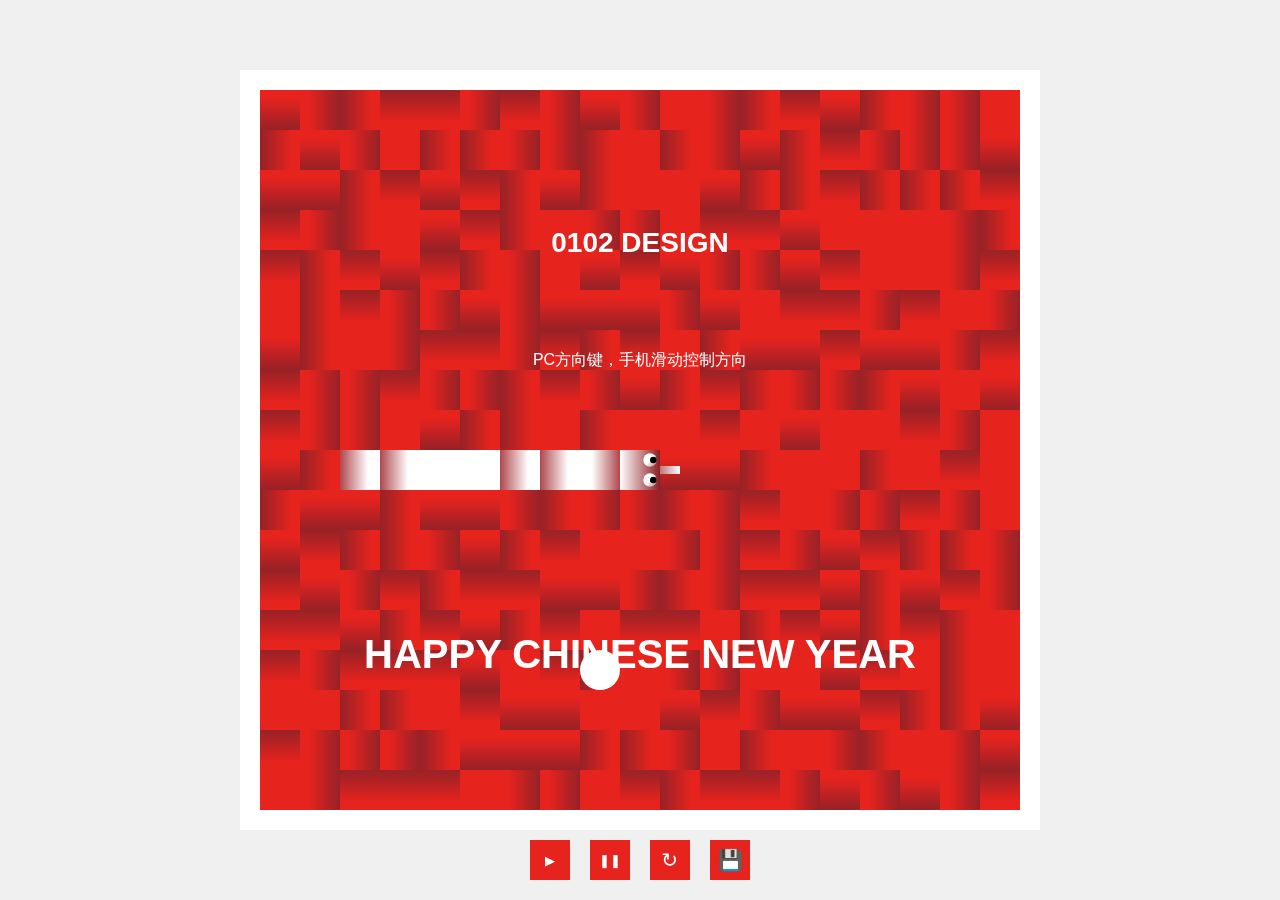
<file: snake.html>
<!DOCTYPE html>
<html>
<head>
  <meta charset="UTF-8">
  <meta name="viewport" content="width=device-width, initial-scale=1.0">
  <title>0102祝您「贪吃不怕 蛇年大吉」</title>
  <style>
    body {
      margin: 0;
      padding: 0;
      overflow: hidden;  /* 防止页面滚动 */
      position: fixed;   /* 固定页面位置 */
      width: 100%;
      height: 100%;
      display: flex;
      justify-content: center;
      align-items: center;
      background: #f0f0f0;
    }
    canvas {
      border: 20px solid rgb(255, 255, 255);
      display: block;
    }
    .controls {
      position: absolute;
      bottom: 20px;  /* 从底部开始定位 */
      left: 50%;     /* 水平居中 */
      transform: translateX(-50%);  /* 确保完全居中 */
      display: flex;
      flex-direction: row;  /* 改为水平排列 */
      gap: 20px;
    }
    button {
      width: 40px;
      height: 40px;
      background: #E7231E;
      color: white;
      border: none;
      border-radius: 0px;
      cursor: pointer;
      display: flex;
      justify-content: center;
      align-items: center;
      -webkit-tap-highlight-color: transparent;  /* 移除默认的触摸高亮 */
      user-select: none;  /* 防止文字被选中 */
      touch-action: manipulation;  /* 优化触摸操作 */
    }
    button:active {
      background: #B22234;  /* 按下时的颜色 */
    }
    button img {
      width: 20px;
      height: 20px;
    }
    .row-text {
      position: absolute;
      left: 0;
      right: 0;
      text-align: center;
      color: white;
      font-weight: 700;
  
      font-family: Swei Alias Sans CJK SC, sans-serif;
    }
    #textRow1 {
      top: calc(50% - 223px); /* 第二排 */
      font-size: 28px;
     
    }
    #textRow2 {
      bottom: calc(50% - 227px); /* 倒数第二排 */
      font-size: 40px;
    
    }
    #resetButton {
      font-size: 20px;
      transform: scaleX(-1);  /* 让箭头朝逆时针方向 */
    }
    #saveButton {
      font-size: 20px;
    }
  </style>
</head>
<body>

  <div class="controls">
    <button id="startButton">▶</button>
    <button id="pauseButton">❚❚</button>
    <button id="resetButton">↺</button>
    <button id="saveButton">💾</button>
  </div>

  <div id="textRow1" class="row-text">0102 DESIGN</div>
    <div id="textRow2" class="row-text">HAPPY CHINESE NEW YEAR</div>

  <canvas id="gridCanvas"></canvas>
  <script src="script.js"></script>
</body>
</html>
</file>
<file: style.css>
* {
    margin: 0;
    padding: 0;
}

/* html,
body {
  scroll-behavior: smooth;
} */

.main-header {
    margin-top:40px;
    margin-left: 65px;
    margin-right:65px;
    margin-bottom:0;
    line-height: 80px;
    
    /* position: sticky;
        left: 0;
        top: 0; */
}

h1 {
    font-size: 45px;
    height: 40px;
    padding-bottom:35px;
    background-color: white;
}

/* body {
    position: relative;
} */

.navigation {
    font-family: Times;
    font-size:18px;
    color:rgb(59, 59, 59);
    width:100%;
    text-align: right;
    display: inline-block;
    background-color: white;
}

.navigation-1 {
    margin-right: 80px;
    background-color: white;
}

.navigation a:link:last-child {
margin-right: 0;
}
/* .navigation-1 {
    margin-right: 80px;
} */

/* ------gallery-section------ */

.gallery-section {
    width:100%;
    position: relative;
}

.inner-width {
    max-width: 100%;
    margin-left: 65px;
    margin-right: 65px;
    margin-bottom: 65px;
}

.inner-width .text {
    text-align: left;
    font-weight: bold;
    height:24px;
    margin: 40px 0;
}

.inner-width .profile-photo {
    width: 100%;
    margin: 30px auto;
}

.inner-width .profile-photo img {
    display: block;
    width: 30%;
    margin: 0 auto;
}

.container {
    width: 100%;
    margin: 0 auto;
}
.introduce-text { 

    width: 43%;
    display: block;
    text-align: left;
    margin:0 auto;
}

p {
    font-size: 14px;
    line-height:20px;
}

.introduce-text .resume .linkedin {
    color: orange;
    font-weight: bold;
    text-decoration: underline;
    
}

.inner-width .issuu-link {
    text-align: center;
    font-weight: bold;
    height:24px;
    margin: 40px 0;
}

.gallery-section .gallery{
    display: grid; 
    grid-template-columns: 1fr 1fr 1fr;
    gap: 10px;
    justify-content: left;
}

.gallery-section .work {
    overflow: hidden;
 }

.gallery-section .work .image img {
     width: 100%;
     height: auto;
     /* padding:0px 10px; */
     transition: 1.6s ease;
 }

.gallery-section .work .image:hover img {
     transform: scale(1.15);
 }


h1,h2,h3,.text {
    font-family: Times;
    color:rgb(59, 59, 59);
}

h2 {
    font-size: 40px;
    height: 40px;
    padding-bottom:35px;
    background-color: white;
}
/* h3,h4{
    padding-left: 65px; 
} */

/* h2 {
    font-size: 18px;
} */

h3,.text {
    font-size: 18px;
    padding-top: 20px;
}

h4 {
    font-family: sans serif;
    font-size: 12px;
    font-weight:lighter;
    margin-bottom: 65px;
    color:rgb(59, 59, 59);
}
/* h3,h4 {
    margin-bottom: 10px;
}  */
/* img {
     padding: 10px 40px;
 } */


.copyright {
    margin-top: 50px;
    padding:80px;
    font-family: poppins-extralight,poppins,sans-serif;
    font-size: 14px;
    color:rgb(255, 255, 255);
    text-align: center;
    height: 14px;
    background-color: black;
}

.aside {
    background-color: beige;
    border-top: 5px solid rgb(98, 178, 231);
    border-bottom: 5px solid rgb(98, 178, 231);
}
/* 
.home {
    font-family: Times;
    font-size: 42px;
    font-weight:bold; 
}*/

.home:hover {    
    color:rgb(143, 143, 143)

}
/* styling links */
a:link, a:visited {
    color:rgb(59, 59, 59);
    text-decoration: none;
    transition-duration: 0.4s;
    transition-delay: 0.2s;
}

a:hover, a:active {
    color:rgb(143, 143, 143)
}

.gallery-section .go-to-top .top{
  text-decoration: none;
  font-family: sans-serif;
  color: rgb(59, 59, 59);
  /* --offset: 50px;  */
  position: absolute;
  bottom: -20px;
  right:20px;      
  place-self: end;
  margin-top: calc(100vh + var(--offset));
  font-size: 16px;
  padding:15px;
  cursor: pointer;
}
</file>
